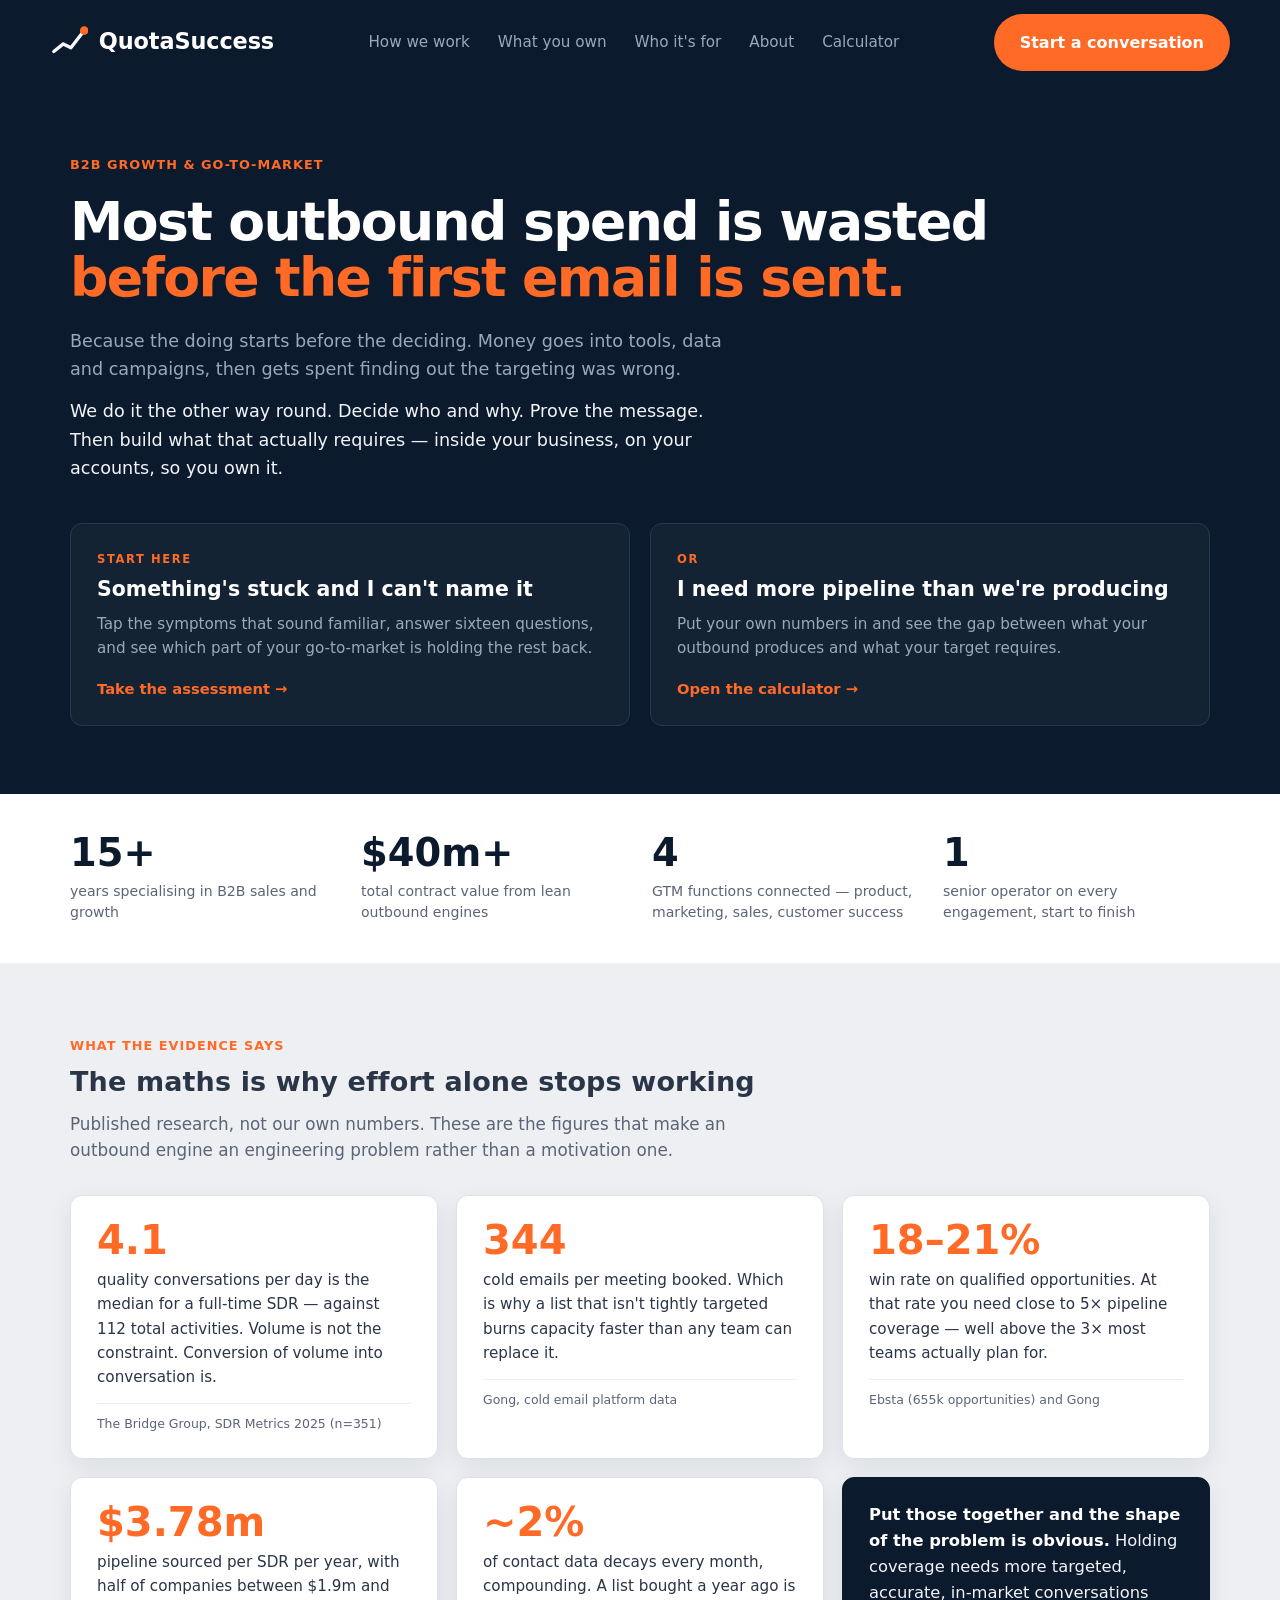
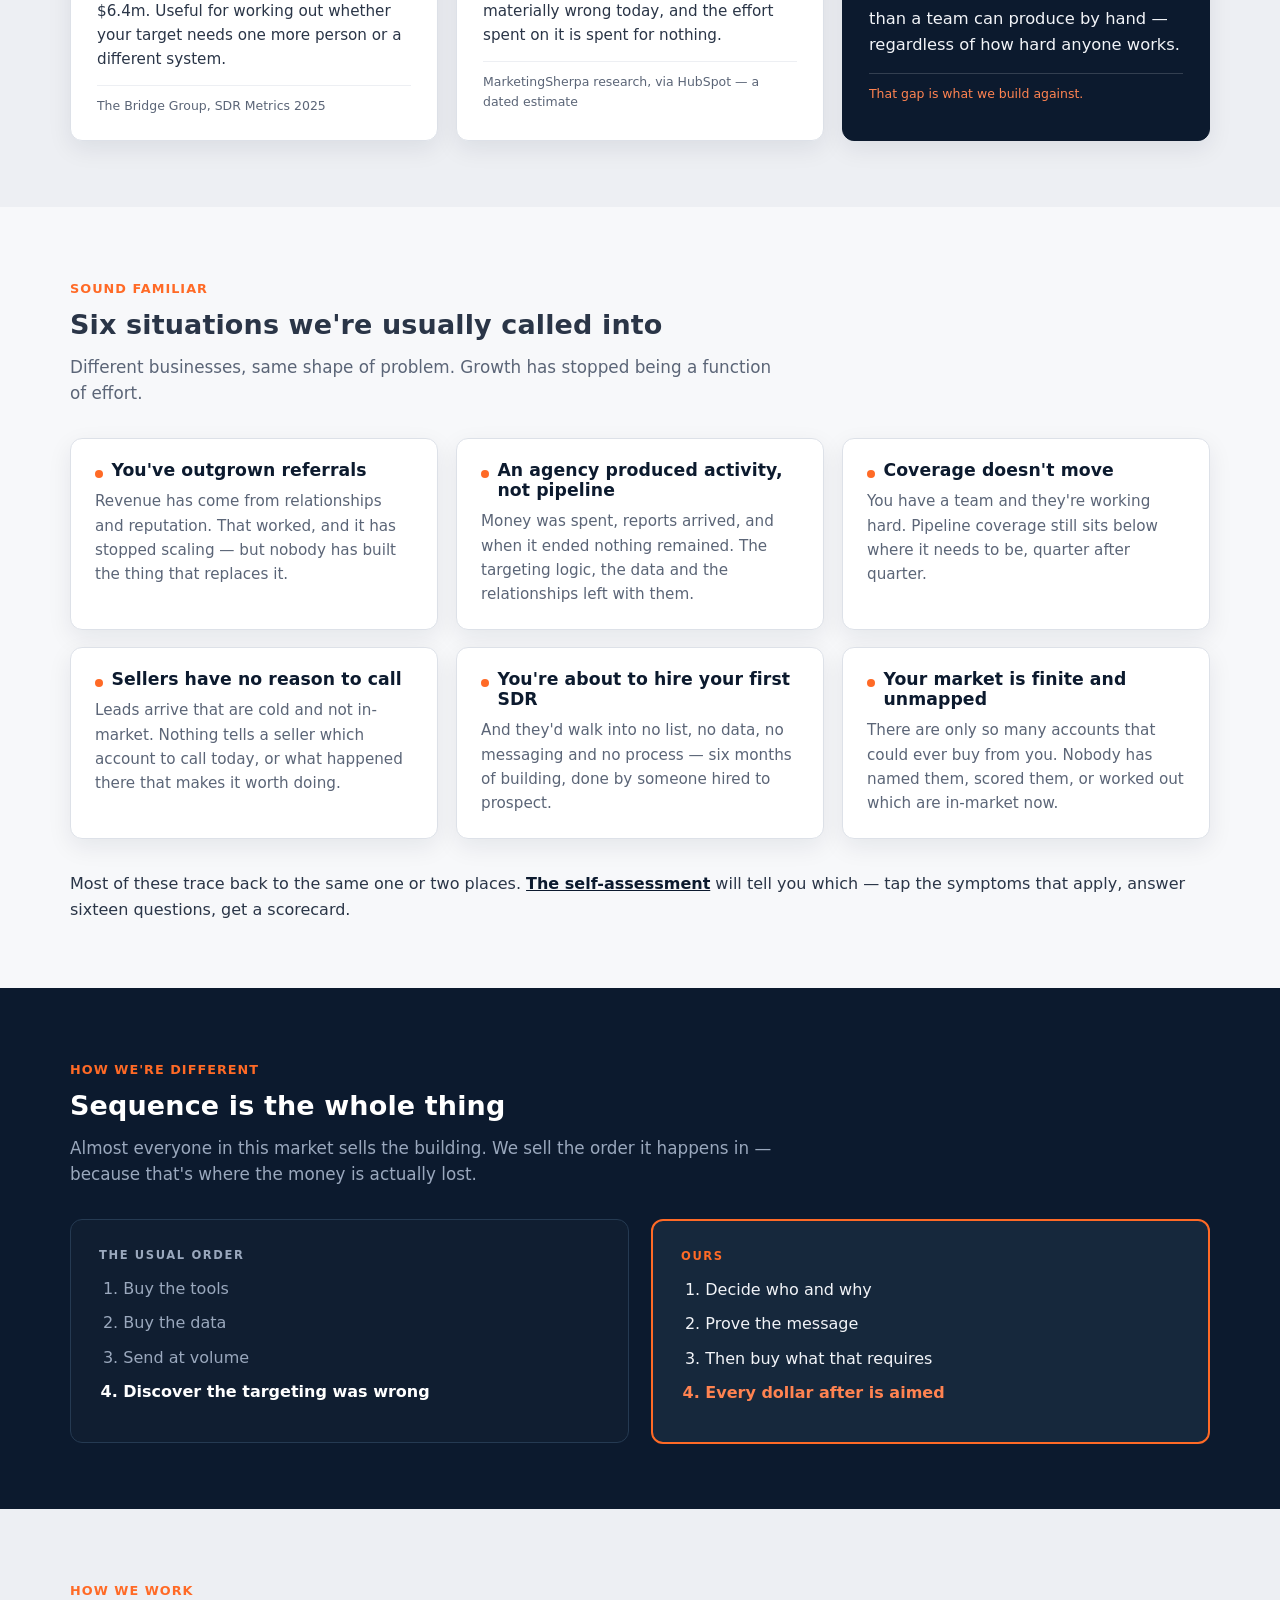
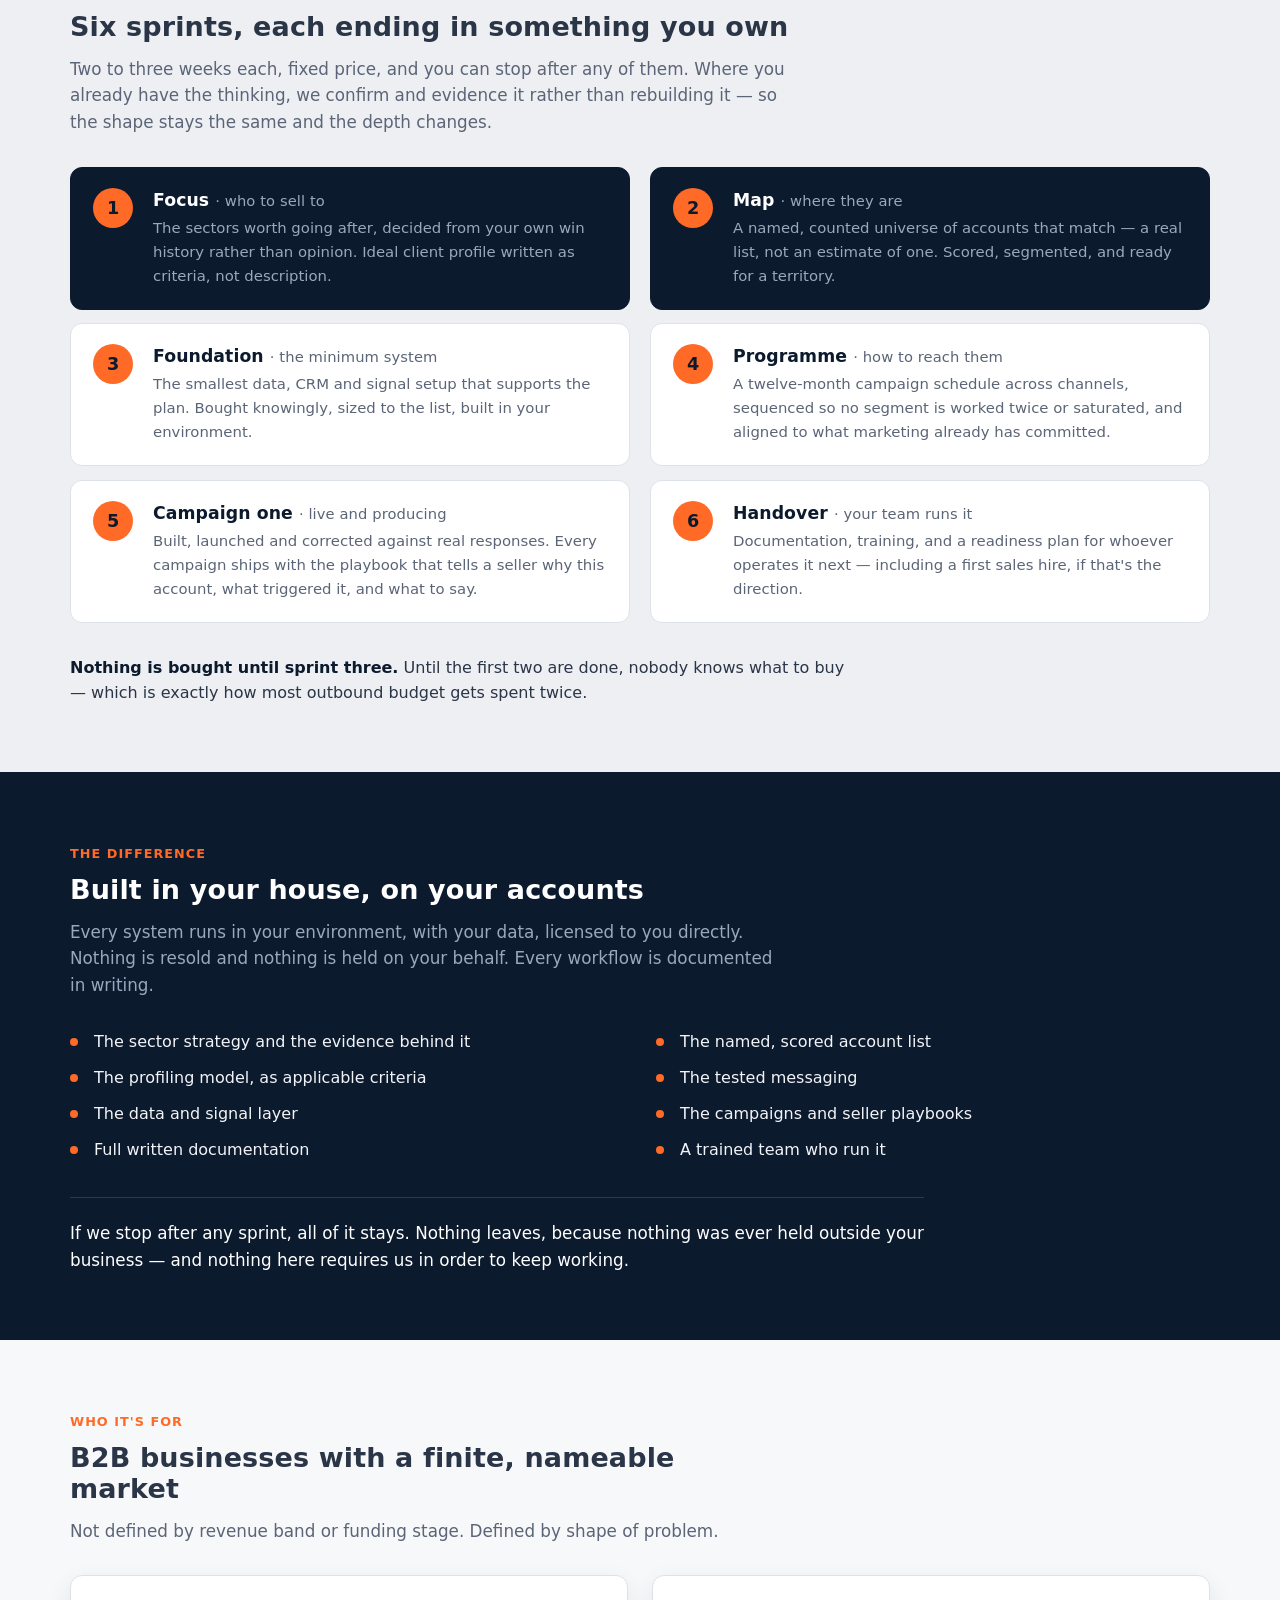
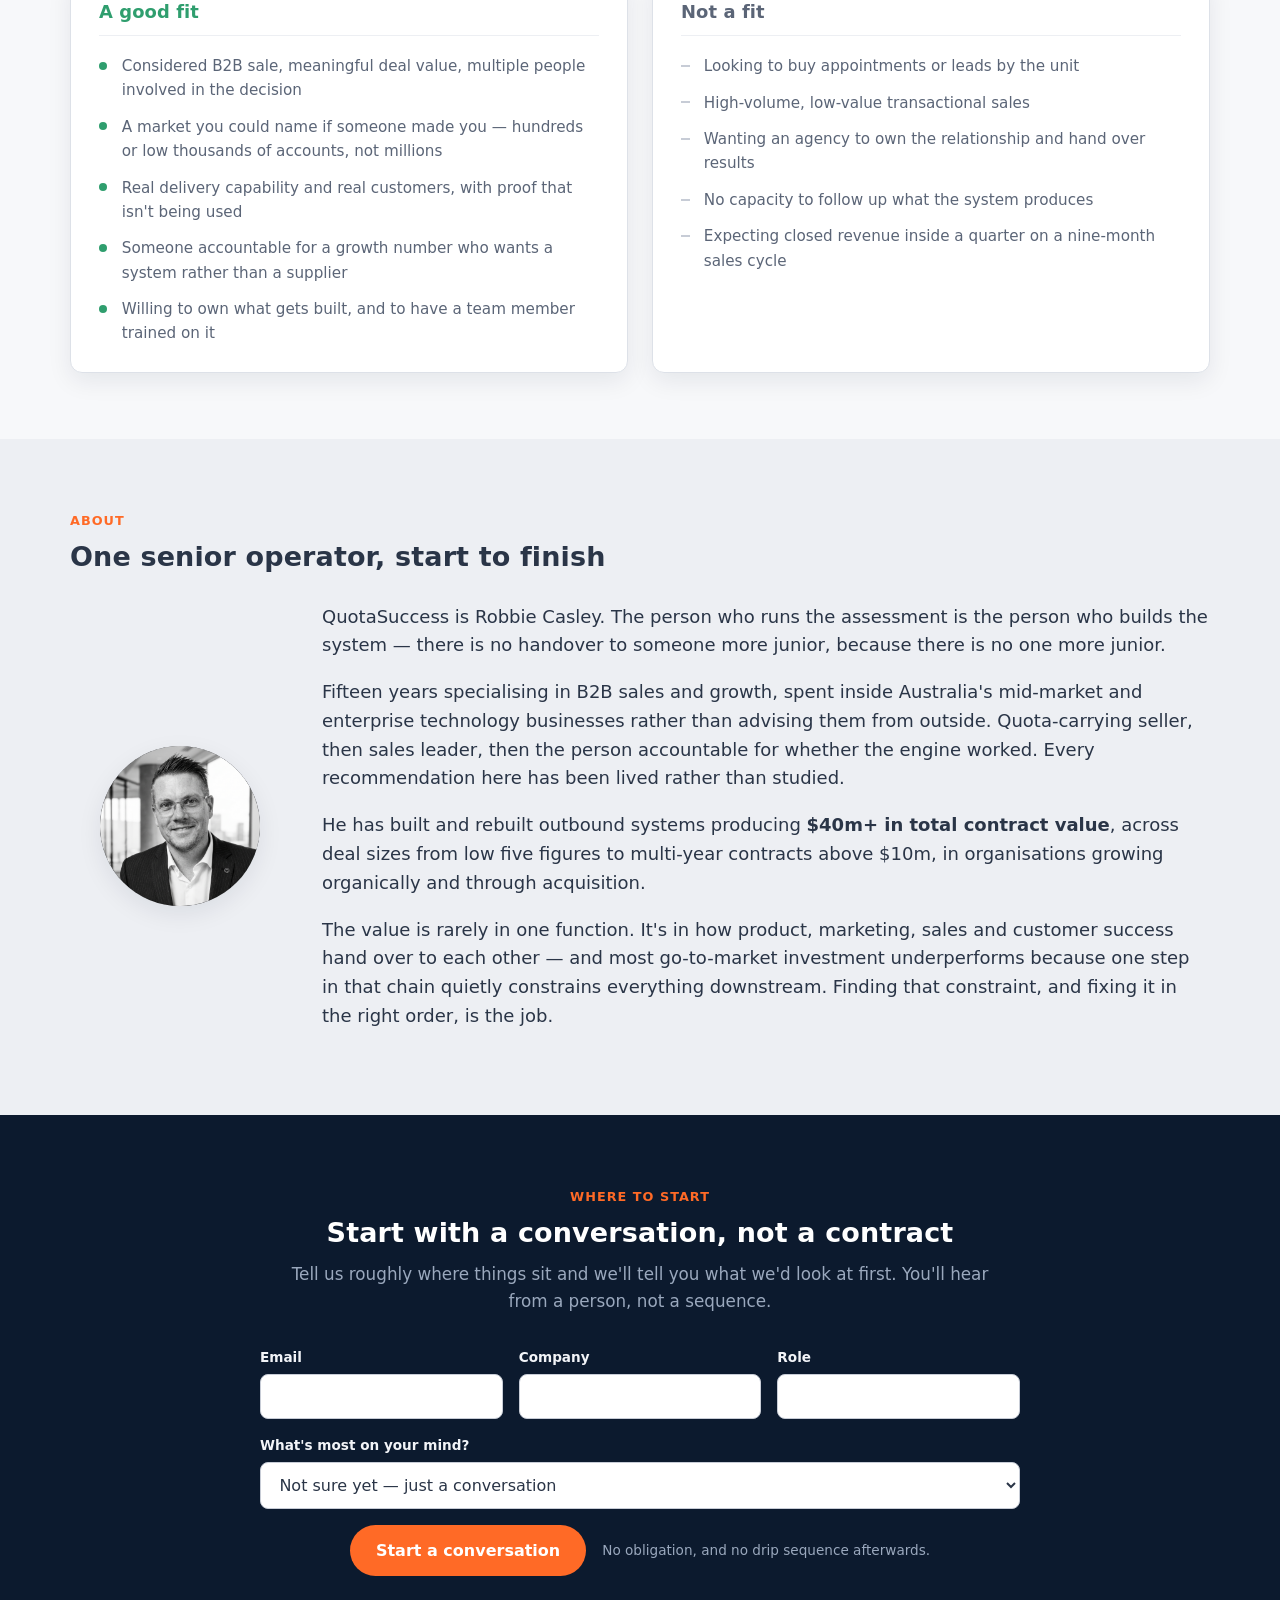
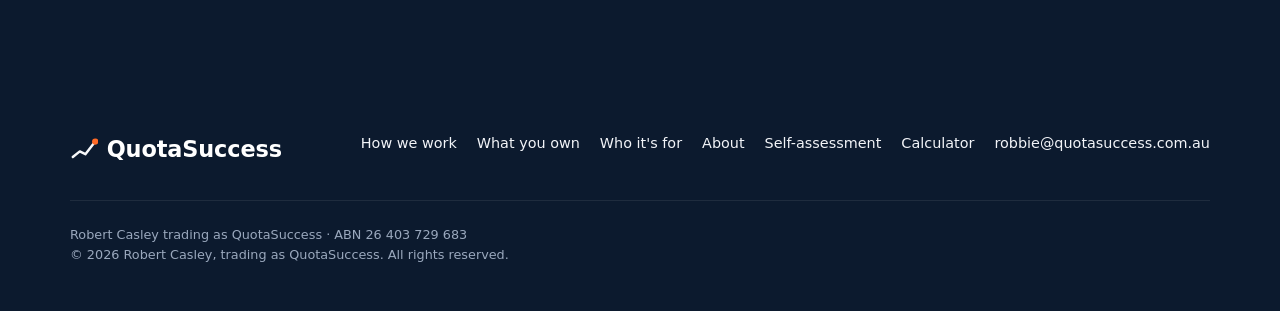
<file: site/index.html>
<!DOCTYPE html>
<html lang="en-AU">
<head>
<meta charset="UTF-8">
<meta name="viewport" content="width=device-width, initial-scale=1.0">
<title>QuotaSuccess — We build the growth engine. You own it.</title>
<meta name="description" content="Most outbound spend is wasted before the first email is sent. We decide who and why, prove the message, then build — inside your business, on your accounts, so you own it.">

<meta property="og:type" content="website">
<meta property="og:title" content="QuotaSuccess — We build the growth engine. You own it.">
<meta property="og:description" content="Most outbound spend is wasted before the first email is sent. We do it the other way round.">
<meta property="og:site_name" content="QuotaSuccess">
<meta property="og:url" content="https://quotasuccess.com.au">

<link rel="canonical" href="https://quotasuccess.com.au">
<link rel="icon" type="image/svg+xml" href="assets/favicon.svg">

<link rel="preconnect" href="https://api.fontshare.com">
<link rel="stylesheet" href="https://api.fontshare.com/v2/css?f[]=clash-display@600,700&f[]=satoshi@400,500,700&display=swap">

<link rel="stylesheet" href="css/styles.css">
<link rel="stylesheet" href="css/home.css">
</head>
<body>
<a class="skip-link" href="#main">Skip to content</a>

<header class="site-header">
  <div class="wrap site-header__inner">
    <a class="logo-link" href="#top">
      <img src="assets/logo-reversed.svg" alt="" width="38" height="38">
      <span>QuotaSuccess</span>
    </a>

    <nav class="site-nav" aria-label="Primary">
      <a href="#how">How we work</a>
      <a href="#own">What you own</a>
      <a href="#for">Who it's for</a>
      <a href="#about">About</a>
      <a href="growth-engine-calculator.html">Calculator</a>
    </nav>

    <a class="btn btn--primary header-cta" href="#start">Start a conversation</a>

    <button type="button" class="nav-toggle" aria-expanded="false" aria-controls="mobile-menu">Menu &#9776;</button>
  </div>
  <div class="mobile-menu" id="mobile-menu" hidden>
    <div class="wrap">
      <ul>
        <li><a href="#how">How we work</a></li>
        <li><a href="#own">What you own</a></li>
        <li><a href="#for">Who it's for</a></li>
        <li><a href="#about">About</a></li>
        <li><a href="growth-engine-calculator.html">Calculator</a></li>
        <li><a href="assessment.html">Self-assessment</a></li>
        <li><a class="btn btn--primary" href="#start">Start a conversation</a></li>
      </ul>
    </div>
  </div>
</header>

<main id="main">

  <!-- ============ HERO ============ -->
  <section class="home-hero" id="top">
    <div class="wrap">
      <span class="eyebrow">B2B growth &amp; go-to-market</span>
      <h1>Most outbound spend is wasted<br><span class="accent">before the first email is sent.</span></h1>
      <p class="home-hero__sub">Because the doing starts before the deciding. Money goes into tools, data and campaigns, then gets spent finding out the targeting was wrong.</p>
      <p class="home-hero__sub home-hero__sub--strong">We do it the other way round. Decide who and why. Prove the message. Then build what that actually requires — inside your business, on your accounts, so you own it.</p>

      <div class="home-doors">
        <a class="door" href="assessment.html">
          <span class="door__eyebrow">Start here</span>
          <span class="door__title">Something's stuck and I can't name it</span>
          <span class="door__note">Tap the symptoms that sound familiar, answer sixteen questions, and see which part of your go-to-market is holding the rest back.</span>
          <span class="door__cta">Take the assessment &rarr;</span>
        </a>
        <a class="door door--alt" href="growth-engine-calculator.html">
          <span class="door__eyebrow">Or</span>
          <span class="door__title">I need more pipeline than we're producing</span>
          <span class="door__note">Put your own numbers in and see the gap between what your outbound produces and what your target requires.</span>
          <span class="door__cta">Open the calculator &rarr;</span>
        </a>
      </div>
    </div>
  </section>

  <!-- ============ CREDIBILITY STRIP ============ -->
  <section class="cred-strip">
    <div class="wrap">
      <div class="grid grid--4">
        <div class="proof-stat reveal">
          <div class="proof-stat__figure">15+</div>
          <div class="proof-stat__label">years specialising in B2B sales and growth</div>
        </div>
        <div class="proof-stat reveal">
          <div class="proof-stat__figure">$40m+</div>
          <div class="proof-stat__label">total contract value from lean outbound engines</div>
        </div>
        <div class="proof-stat reveal">
          <div class="proof-stat__figure">4</div>
          <div class="proof-stat__label">GTM functions connected &mdash; product, marketing, sales, customer success</div>
        </div>
        <div class="proof-stat reveal">
          <div class="proof-stat__figure">1</div>
          <div class="proof-stat__label">senior operator on every engagement, start to finish</div>
        </div>
      </div>
    </div>
  </section>

  <!-- ============ EVIDENCE ============ -->
  <section id="evidence" class="section--mist reveal">
    <div class="wrap">
      <div class="section-head">
        <span class="eyebrow">What the evidence says</span>
        <h2>The maths is why effort alone stops working</h2>
        <p>Published research, not our own numbers. These are the figures that make an outbound engine an engineering problem rather than a motivation one.</p>
      </div>

      <div class="ev-grid">
        <div class="ev reveal">
          <div class="ev__figure">4.1</div>
          <p class="ev__label">quality conversations per day is the median for a full-time SDR &mdash; against 112 total activities. Volume is not the constraint. Conversion of volume into conversation is.</p>
          <p class="ev__src">The Bridge Group, SDR Metrics 2025 (n=351)</p>
        </div>
        <div class="ev reveal">
          <div class="ev__figure">344</div>
          <p class="ev__label">cold emails per meeting booked. Which is why a list that isn't tightly targeted burns capacity faster than any team can replace it.</p>
          <p class="ev__src">Gong, cold email platform data</p>
        </div>
        <div class="ev reveal">
          <div class="ev__figure">18&ndash;21%</div>
          <p class="ev__label">win rate on qualified opportunities. At that rate you need close to 5&times; pipeline coverage &mdash; well above the 3&times; most teams actually plan for.</p>
          <p class="ev__src">Ebsta (655k opportunities) and Gong</p>
        </div>
        <div class="ev reveal">
          <div class="ev__figure">$3.78m</div>
          <p class="ev__label">pipeline sourced per SDR per year, with half of companies between $1.9m and $6.4m. Useful for working out whether your target needs one more person or a different system.</p>
          <p class="ev__src">The Bridge Group, SDR Metrics 2025</p>
        </div>
        <div class="ev reveal">
          <div class="ev__figure">~2%</div>
          <p class="ev__label">of contact data decays every month, compounding. A list bought a year ago is materially wrong today, and the effort spent on it is spent for nothing.</p>
          <p class="ev__src">MarketingSherpa research, via HubSpot &mdash; a dated estimate</p>
        </div>
        <div class="ev ev--punch reveal">
          <div class="ev__figure">&nbsp;</div>
          <p class="ev__label"><strong>Put those together and the shape of the problem is obvious.</strong> Holding coverage needs more targeted, accurate, in-market conversations than a team can produce by hand &mdash; regardless of how hard anyone works.</p>
          <p class="ev__src">That gap is what we build against.</p>
        </div>
      </div>
    </div>
  </section>

  <!-- ============ RECOGNISABLE SITUATIONS ============ -->
  <section id="signs" class="reveal">
    <div class="wrap">
      <div class="section-head">
        <span class="eyebrow">Sound familiar</span>
        <h2>Six situations we're usually called into</h2>
        <p>Different businesses, same shape of problem. Growth has stopped being a function of effort.</p>
      </div>

      <div class="sit-grid">
        <div class="sit reveal">
          <h3>You've outgrown referrals</h3>
          <p>Revenue has come from relationships and reputation. That worked, and it has stopped scaling — but nobody has built the thing that replaces it.</p>
        </div>
        <div class="sit reveal">
          <h3>An agency produced activity, not pipeline</h3>
          <p>Money was spent, reports arrived, and when it ended nothing remained. The targeting logic, the data and the relationships left with them.</p>
        </div>
        <div class="sit reveal">
          <h3>Coverage doesn't move</h3>
          <p>You have a team and they're working hard. Pipeline coverage still sits below where it needs to be, quarter after quarter.</p>
        </div>
        <div class="sit reveal">
          <h3>Sellers have no reason to call</h3>
          <p>Leads arrive that are cold and not in-market. Nothing tells a seller which account to call today, or what happened there that makes it worth doing.</p>
        </div>
        <div class="sit reveal">
          <h3>You're about to hire your first SDR</h3>
          <p>And they'd walk into no list, no data, no messaging and no process — six months of building, done by someone hired to prospect.</p>
        </div>
        <div class="sit reveal">
          <h3>Your market is finite and unmapped</h3>
          <p>There are only so many accounts that could ever buy from you. Nobody has named them, scored them, or worked out which are in-market now.</p>
        </div>
      </div>

      <p class="sit-foot">Most of these trace back to the same one or two places. <a href="assessment.html#symptoms">The self-assessment</a> will tell you which &mdash; tap the symptoms that apply, answer sixteen questions, get a scorecard.</p>
    </div>
  </section>

  <!-- ============ THE PRINCIPLE ============ -->
  <section class="section--dark reveal" id="principle">
    <div class="wrap">
      <div class="section-head">
        <span class="eyebrow">How we're different</span>
        <h2>Sequence is the whole thing</h2>
        <p>Almost everyone in this market sells the building. We sell the order it happens in — because that's where the money is actually lost.</p>
      </div>

      <div class="order-compare">
        <div class="order">
          <span class="order__label">The usual order</span>
          <ol>
            <li>Buy the tools</li>
            <li>Buy the data</li>
            <li>Send at volume</li>
            <li class="order__punch">Discover the targeting was wrong</li>
          </ol>
        </div>
        <div class="order reveal order--ours">
          <span class="order__label">Ours</span>
          <ol>
            <li>Decide who and why</li>
            <li>Prove the message</li>
            <li>Then buy what that requires</li>
            <li class="order__punch">Every dollar after is aimed</li>
          </ol>
        </div>
      </div>
    </div>
  </section>

  <!-- ============ HOW WE WORK ============ -->
  <section id="how" class="section--mist reveal">
    <div class="wrap">
      <div class="section-head">
        <span class="eyebrow">How we work</span>
        <h2>Six sprints, each ending in something you own</h2>
        <p>Two to three weeks each, fixed price, and you can stop after any of them. Where you already have the thinking, we confirm and evidence it rather than rebuilding it &mdash; so the shape stays the same and the depth changes.</p>
      </div>

      <ol class="sprints">
        <li class="sprint sprint--first reveal">
          <span class="sprint__n">1</span>
          <div>
            <h3>Focus <span>&middot; who to sell to</span></h3>
            <p>The sectors worth going after, decided from your own win history rather than opinion. Ideal client profile written as criteria, not description.</p>
          </div>
        </li>
        <li class="sprint sprint--first reveal">
          <span class="sprint__n">2</span>
          <div>
            <h3>Map <span>&middot; where they are</span></h3>
            <p>A named, counted universe of accounts that match — a real list, not an estimate of one. Scored, segmented, and ready for a territory.</p>
          </div>
        </li>
        <li class="sprint reveal">
          <span class="sprint__n">3</span>
          <div>
            <h3>Foundation <span>&middot; the minimum system</span></h3>
            <p>The smallest data, CRM and signal setup that supports the plan. Bought knowingly, sized to the list, built in your environment.</p>
          </div>
        </li>
        <li class="sprint reveal">
          <span class="sprint__n">4</span>
          <div>
            <h3>Programme <span>&middot; how to reach them</span></h3>
            <p>A twelve-month campaign schedule across channels, sequenced so no segment is worked twice or saturated, and aligned to what marketing already has committed.</p>
          </div>
        </li>
        <li class="sprint reveal">
          <span class="sprint__n">5</span>
          <div>
            <h3>Campaign one <span>&middot; live and producing</span></h3>
            <p>Built, launched and corrected against real responses. Every campaign ships with the playbook that tells a seller why this account, what triggered it, and what to say.</p>
          </div>
        </li>
        <li class="sprint reveal">
          <span class="sprint__n">6</span>
          <div>
            <h3>Handover <span>&middot; your team runs it</span></h3>
            <p>Documentation, training, and a readiness plan for whoever operates it next &mdash; including a first sales hire, if that's the direction.</p>
          </div>
        </li>
      </ol>

      <p class="sprints-foot"><strong>Nothing is bought until sprint three.</strong> Until the first two are done, nobody knows what to buy &mdash; which is exactly how most outbound budget gets spent twice.</p>
    </div>
  </section>

  <!-- ============ WHAT YOU OWN ============ -->
  <section id="own" class="section--dark reveal">
    <div class="wrap">
      <div class="section-head">
        <span class="eyebrow">The difference</span>
        <h2>Built in your house, on your accounts</h2>
        <p>Every system runs in your environment, with your data, licensed to you directly. Nothing is resold and nothing is held on your behalf. Every workflow is documented in writing.</p>
      </div>

      <ul class="owns">
        <li>The sector strategy and the evidence behind it</li>
        <li>The named, scored account list</li>
        <li>The profiling model, as applicable criteria</li>
        <li>The tested messaging</li>
        <li>The data and signal layer</li>
        <li>The campaigns and seller playbooks</li>
        <li>Full written documentation</li>
        <li>A trained team who run it</li>
      </ul>

      <p class="owns-foot">If we stop after any sprint, all of it stays. Nothing leaves, because nothing was ever held outside your business &mdash; and nothing here requires us in order to keep working.</p>
    </div>
  </section>

  <!-- ============ WHO IT'S FOR ============ -->
  <section id="for" class="reveal">
    <div class="wrap">
      <div class="section-head">
        <span class="eyebrow">Who it's for</span>
        <h2>B2B businesses with a finite, nameable market</h2>
        <p>Not defined by revenue band or funding stage. Defined by shape of problem.</p>
      </div>

      <div class="fit-grid">
        <div class="fit fit--yes reveal">
          <h3>A good fit</h3>
          <ul>
            <li>Considered B2B sale, meaningful deal value, multiple people involved in the decision</li>
            <li>A market you could name if someone made you &mdash; hundreds or low thousands of accounts, not millions</li>
            <li>Real delivery capability and real customers, with proof that isn't being used</li>
            <li>Someone accountable for a growth number who wants a system rather than a supplier</li>
            <li>Willing to own what gets built, and to have a team member trained on it</li>
          </ul>
        </div>
        <div class="fit fit--no reveal">
          <h3>Not a fit</h3>
          <ul>
            <li>Looking to buy appointments or leads by the unit</li>
            <li>High-volume, low-value transactional sales</li>
            <li>Wanting an agency to own the relationship and hand over results</li>
            <li>No capacity to follow up what the system produces</li>
            <li>Expecting closed revenue inside a quarter on a nine-month sales cycle</li>
          </ul>
        </div>
      </div>
    </div>
  </section>

  <!-- ============ ABOUT ============ -->
  <section id="about" class="section--mist reveal">
    <div class="wrap">
      <div class="section-head">
        <span class="eyebrow">About</span>
        <h2>One senior operator, start to finish</h2>
      </div>

      <div class="about-block">
        <img class="avatar-photo" src="assets/robbie-casley.png" alt="Robbie Casley, Founder and Principal of QuotaSuccess">
        <div>
          <p>QuotaSuccess is Robbie Casley. The person who runs the assessment is the person who builds the system &mdash; there is no handover to someone more junior, because there is no one more junior.</p>
          <p>Fifteen years specialising in B2B sales and growth, spent inside Australia's mid-market and enterprise technology businesses rather than advising them from outside. Quota-carrying seller, then sales leader, then the person accountable for whether the engine worked. Every recommendation here has been lived rather than studied.</p>
          <p>He has built and rebuilt outbound systems producing <strong>$40m+ in total contract value</strong>, across deal sizes from low five figures to multi-year contracts above $10m, in organisations growing organically and through acquisition.</p>
          <p>The value is rarely in one function. It's in how product, marketing, sales and customer success hand over to each other &mdash; and most go-to-market investment underperforms because one step in that chain quietly constrains everything downstream. Finding that constraint, and fixing it in the right order, is the job.</p>
        </div>
      </div>
    </div>
  </section>

  <!-- ============ START ============ -->
  <section id="start" class="section--dark">
    <div class="wrap">
      <div class="section-head" style="margin: 0 auto 2rem; text-align:center;">
        <span class="eyebrow">Where to start</span>
        <h2>Start with a conversation, not a contract</h2>
        <p>Tell us roughly where things sit and we'll tell you what we'd look at first. You'll hear from a person, not a sequence.</p>
      </div>

      <form id="lead-capture-form" class="lead-form lead-form--3col" style="max-width:760px; margin:0 auto;" novalidate>
        <input type="hidden" name="source" value="lead_capture">
        <div class="hp-field" aria-hidden="true">
          <label for="lead-company-website">Leave this field empty</label>
          <input type="text" id="lead-company-website" name="company_website" tabindex="-1" autocomplete="off">
        </div>

        <div>
          <label for="lead-email">Email</label>
          <input type="email" id="lead-email" name="email" required autocomplete="email">
        </div>
        <div>
          <label for="lead-company">Company</label>
          <input type="text" id="lead-company" name="company" autocomplete="organization">
        </div>
        <div>
          <label for="lead-role">Role</label>
          <input type="text" id="lead-role" name="role" autocomplete="organization-title">
        </div>
        <div style="grid-column: 1 / -1;">
          <label for="lead-service">What's most on your mind?</label>
          <select id="lead-service" name="service_interest">
            <option value="not_sure" selected>Not sure yet &mdash; just a conversation</option>
            <option value="engineering">Building an outbound engine</option>
            <option value="diagnostic">A go-to-market assessment</option>
            <option value="fractional">Senior GTM leadership, part time</option>
            <option value="training">Enablement and coaching</option>
          </select>
        </div>

        <div class="lead-form__actions" style="grid-column: 1 / -1; justify-content:center;">
          <button type="submit" class="btn btn--primary">Start a conversation</button>
          <span class="lead-form__note">No obligation, and no drip sequence afterwards.</span>
        </div>
        <p class="form-status" id="lead-capture-form-status" role="status" style="text-align:center; grid-column: 1 / -1;"></p>
      </form>
    </div>
  </section>

</main>

<footer class="site-footer">
  <div class="wrap">
    <div class="footer-top">
      <a class="logo-link" href="#top">
        <img src="assets/logo-reversed.svg" alt="" width="28" height="28">
        <span style="font-family:var(--font-display); font-weight:700; color:var(--white);">QuotaSuccess</span>
      </a>
      <nav class="footer-nav" aria-label="Footer">
        <a href="#how">How we work</a>
        <a href="#own">What you own</a>
        <a href="#for">Who it's for</a>
        <a href="#about">About</a>
        <a href="assessment.html">Self-assessment</a>
        <a href="growth-engine-calculator.html">Calculator</a>
        <a href="mailto:robbie@quotasuccess.com.au">robbie@quotasuccess.com.au</a>
      </nav>
    </div>

    <p class="footer-note">
      Robert Casley trading as QuotaSuccess &middot; ABN 26 403 729 683<br>
      &copy; 2026 Robert Casley, trading as QuotaSuccess. All rights reserved.
    </p>
  </div>
</footer>

<script src="js/reveal.js"></script>
<script src="js/analytics.js"></script>
<script src="js/main.js"></script>
</body>
</html>
</file>
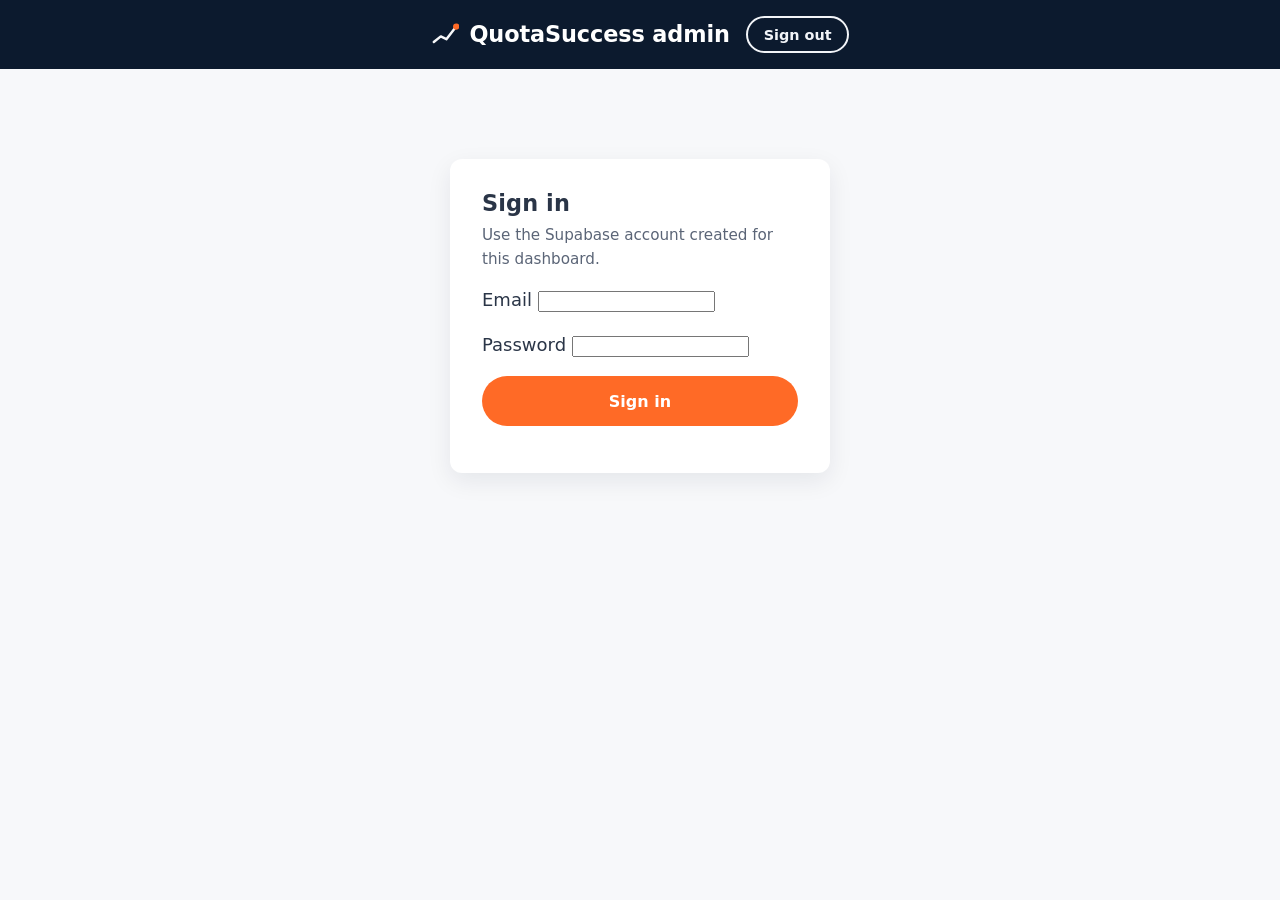
<file: site/admin.html>
<!DOCTYPE html>
<html lang="en-AU">
<head>
<meta charset="UTF-8">
<meta name="viewport" content="width=device-width, initial-scale=1.0">
<title>QuotaSuccess — Admin</title>
<meta name="robots" content="noindex, nofollow">
<link rel="icon" type="image/svg+xml" href="assets/favicon.svg">
<link rel="preconnect" href="https://api.fontshare.com">
<link rel="stylesheet" href="https://api.fontshare.com/v2/css?f[]=clash-display@600,700&f[]=satoshi@400,500,700&display=swap">
<link rel="stylesheet" href="css/styles.css">
</head>
<body class="admin-shell">

<div class="admin-bar">
  <div class="wrap site-header__inner" style="padding:0;">
    <a class="logo-link" href="#">
      <img src="assets/logo-reversed.svg" alt="" width="28" height="28">
      <span>QuotaSuccess admin</span>
    </a>
    <button type="button" class="btn btn--ghost btn--sm" id="sign-out-btn" hidden>Sign out</button>
  </div>
</div>

<!--
  This page never handles the Supabase service-role key. It logs in via
  Supabase Auth using the public "anon" key (safe to expose in client code,
  same as any Supabase project's anon key) and then reads the `leads` table
  directly. The database itself, via a row-level security policy that only
  matches robbie@quotasuccess.com.au, is what actually keeps this data
  private — not the fact that this URL is unlisted. See ADMIN.md.
-->

<section id="login-view" class="admin-login">
  <h1>Sign in</h1>
  <p>Use the Supabase account created for this dashboard.</p>
  <form id="login-form" novalidate>
    <div style="margin-bottom:1rem;">
      <label for="login-email">Email</label>
      <input type="email" id="login-email" name="email" required autocomplete="email">
    </div>
    <div style="margin-bottom:1rem;">
      <label for="login-password">Password</label>
      <input type="password" id="login-password" name="password" required autocomplete="current-password">
    </div>
    <button type="submit" class="btn btn--primary" style="width:100%;">Sign in</button>
    <p class="admin-error" id="login-error" role="alert"></p>
  </form>
</section>

<main id="dashboard-view" class="admin-main" hidden>
  <div class="wrap">
    <div class="admin-toolbar">
      <h1 style="margin:0; font-size:1.5rem;">Submissions</h1>
      <div class="admin-toolbar__filters">
        <select id="filter-source" aria-label="Filter by source">
          <option value="">All sources</option>
          <option value="lead_capture">General enquiry</option>
          <option value="assessment">Self-assessment</option>
        </select>
        <select id="filter-service" aria-label="Filter by service interest">
          <option value="">All interests</option>
          <option value="not_sure">Not sure yet</option>
          <option value="diagnostic">PACE Diagnostic</option>
          <option value="fractional">Fractional</option>
          <option value="engineering">Engineering</option>
          <option value="training">Training</option>
          <option value="frameworks">Frameworks</option>
        </select>
        <button type="button" class="btn btn--ghost btn--sm" id="refresh-btn">Refresh</button>
        <button type="button" class="btn btn--ghost btn--sm" id="export-btn">Download CSV</button>
      </div>
    </div>

    <div class="admin-table-wrap">
      <table class="admin-table">
        <thead>
          <tr>
            <th>Date</th>
            <th>Source</th>
            <th>Email</th>
            <th>Company</th>
            <th>Role</th>
            <th>Interested in</th>
            <th>PACE block</th>
            <th>Signs selected</th>
            <th>Full assessment answers</th>
            <th>Actions</th>
          </tr>
        </thead>
        <tbody id="leads-tbody"></tbody>
      </table>
      <div class="admin-empty" id="leads-empty" hidden>No submissions match this filter yet.</div>
    </div>
    <p class="admin-error" id="dashboard-error" role="alert"></p>
  </div>
</main>

<script src="js/admin.js"></script>
</body>
</html>
</file>
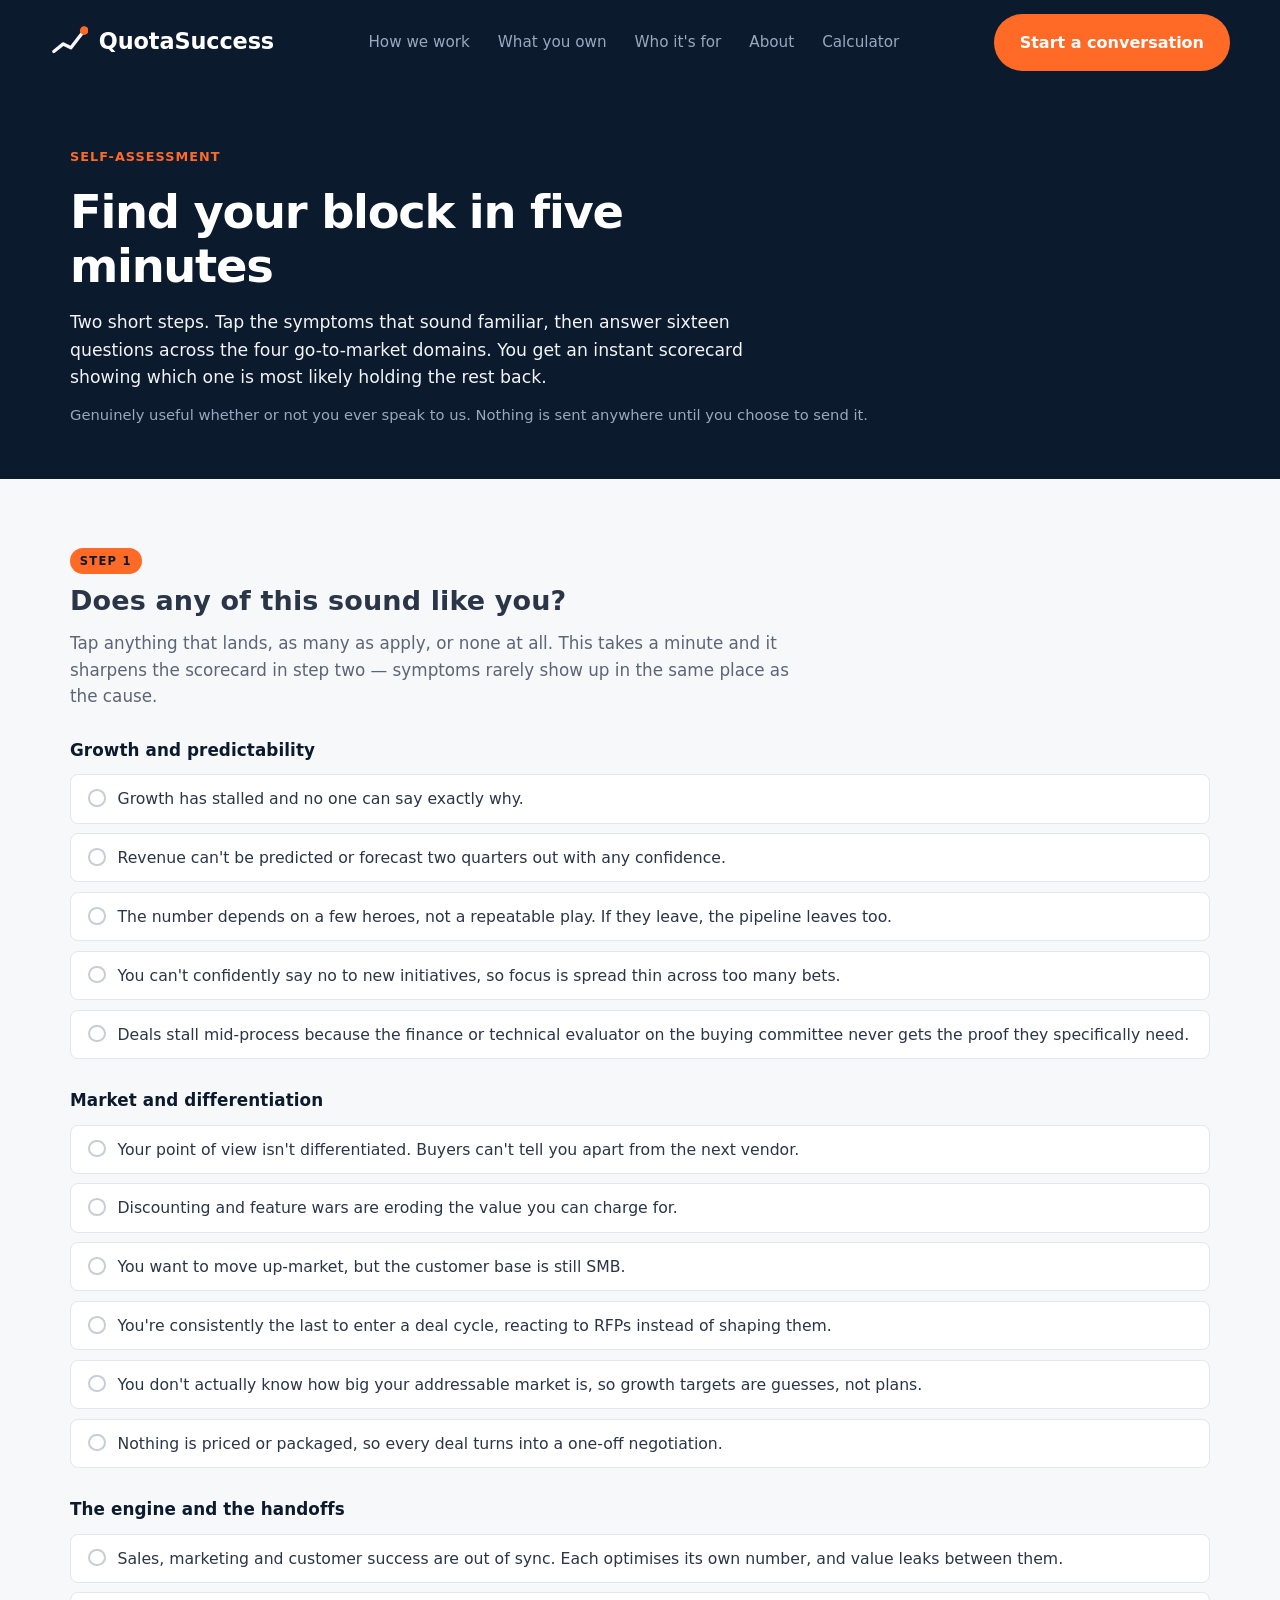
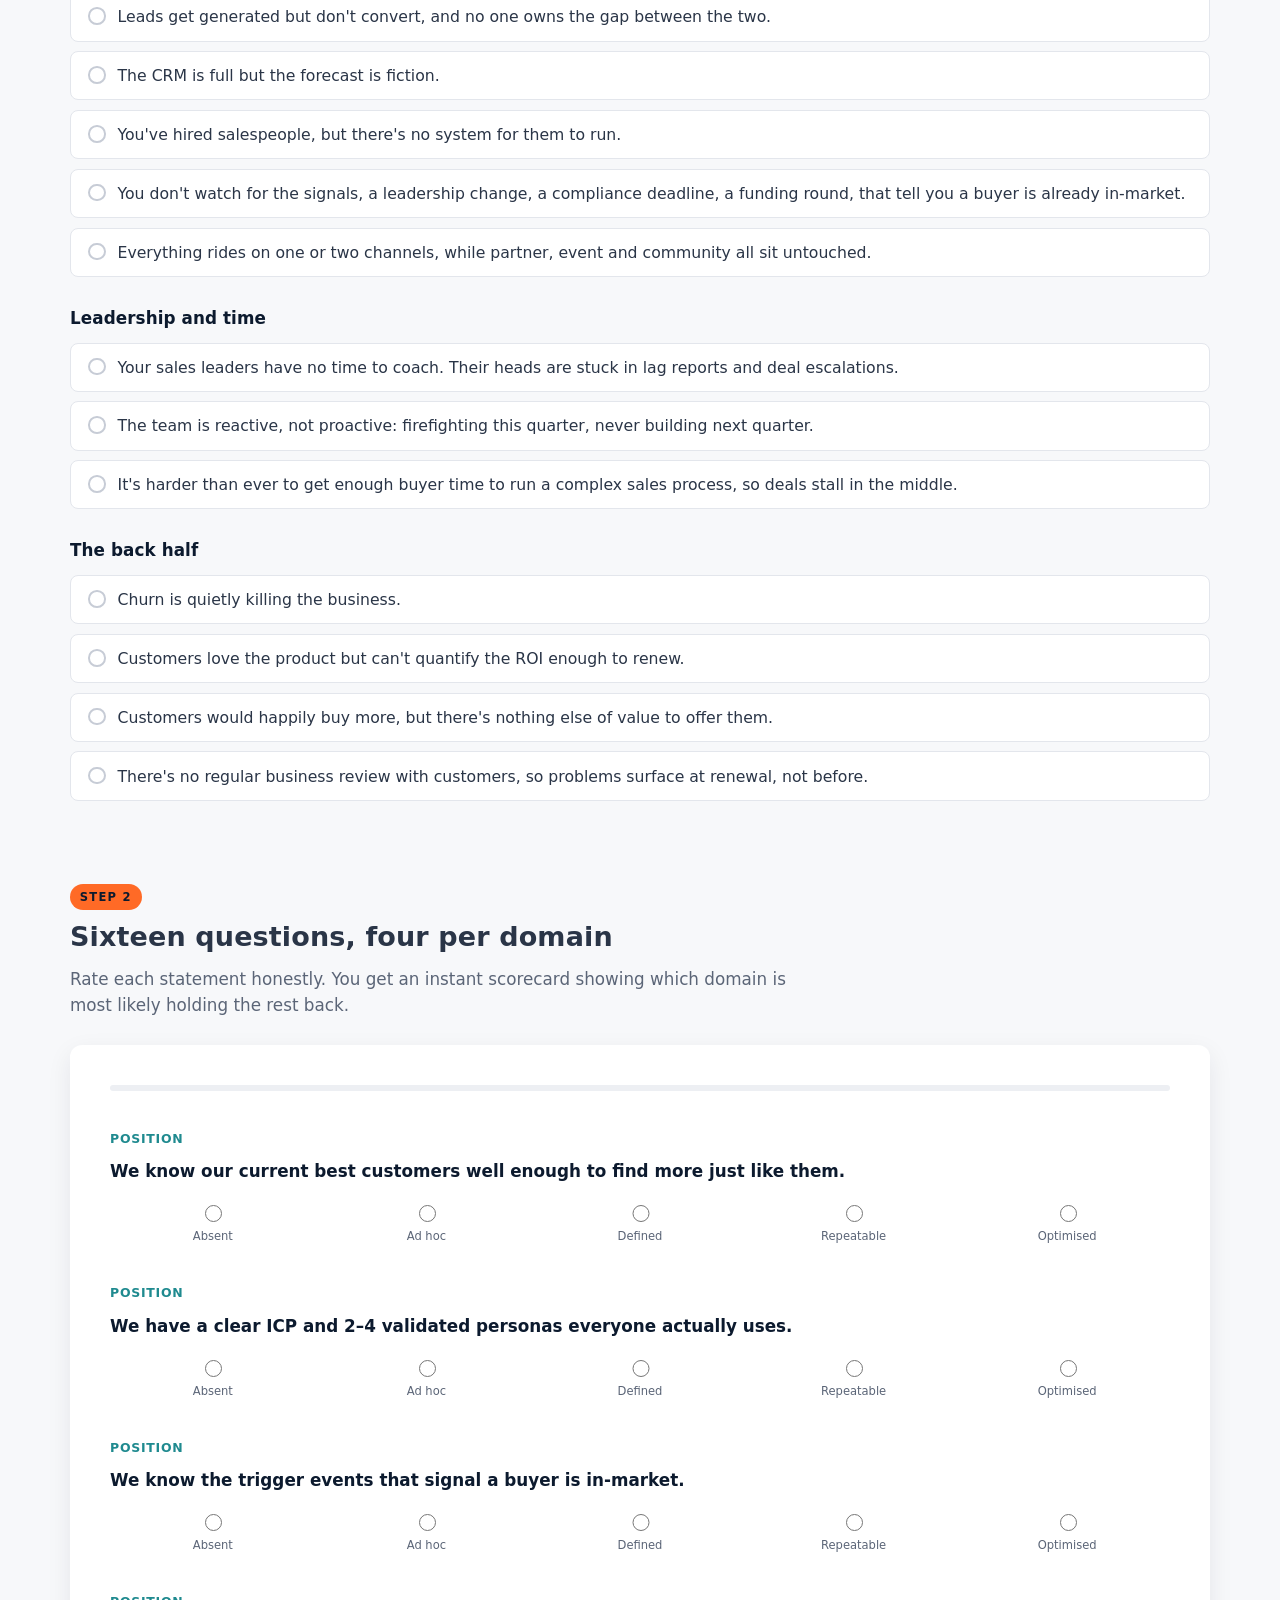
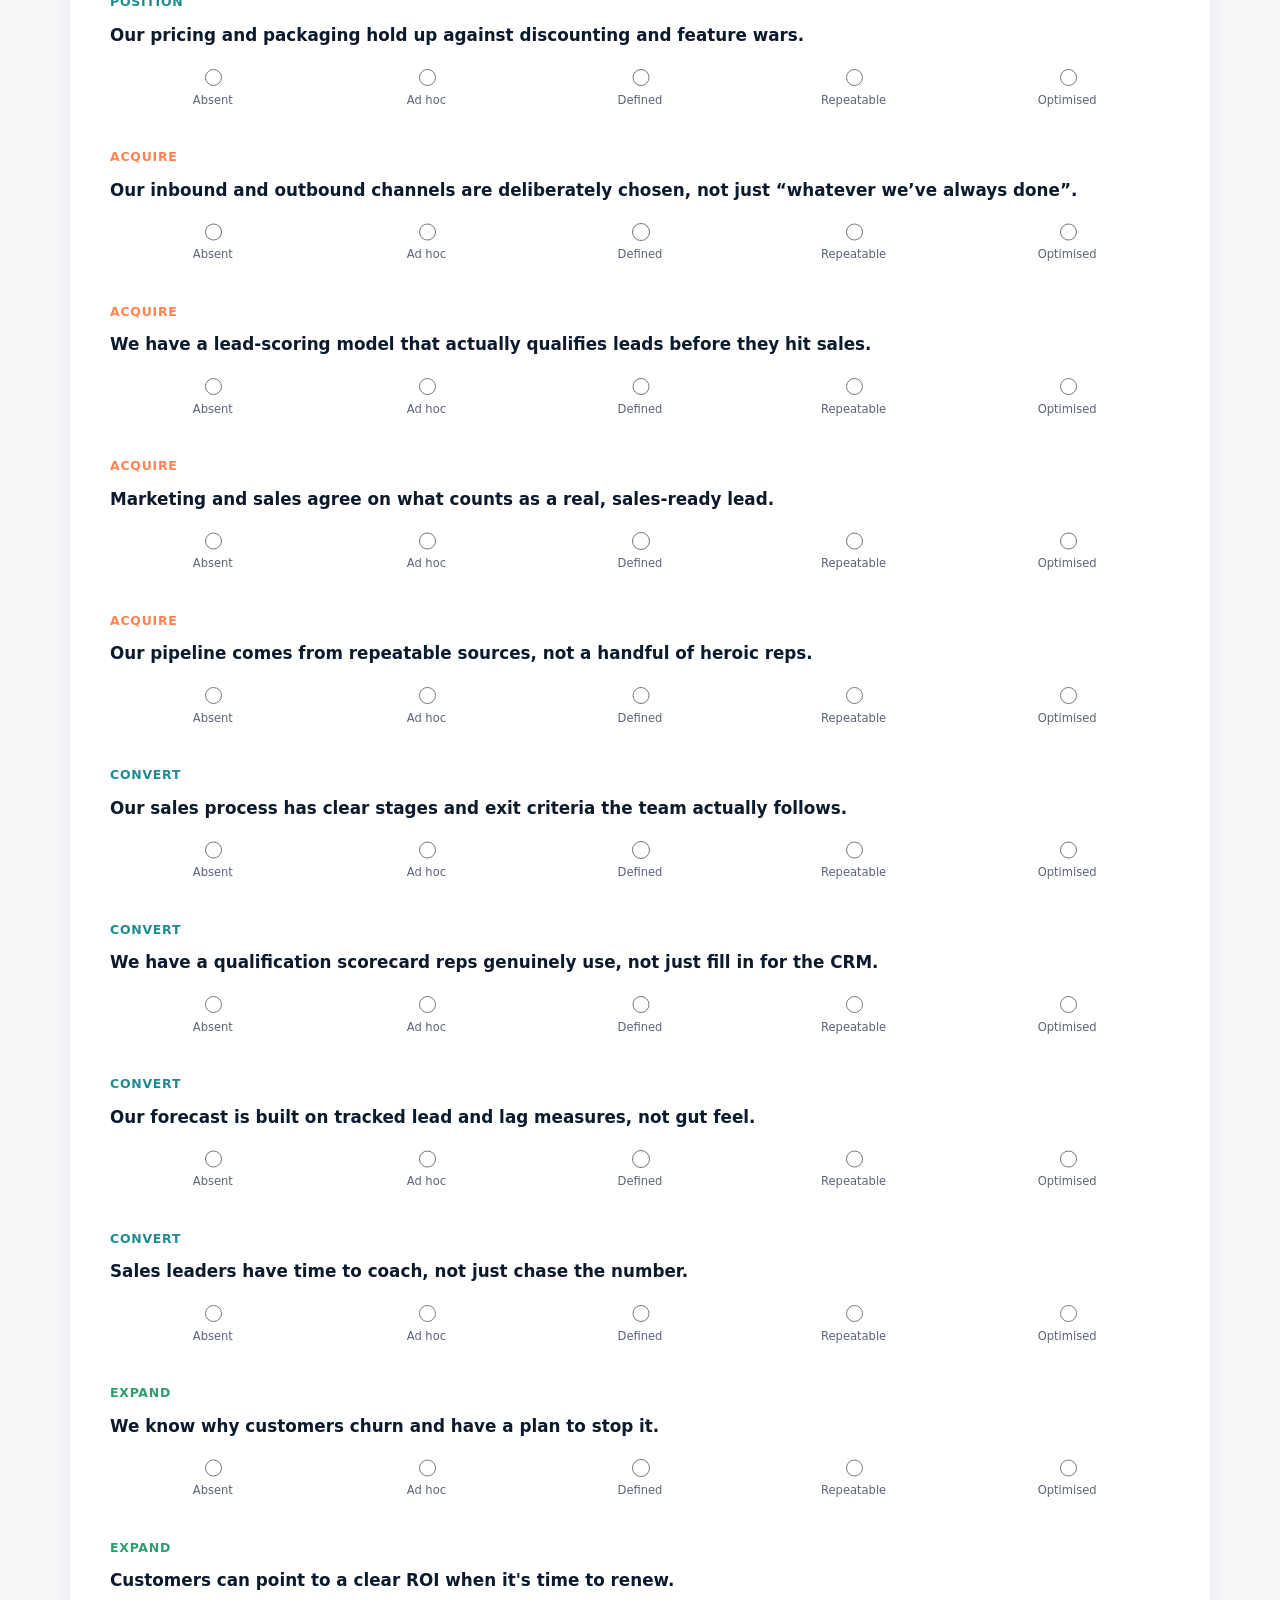
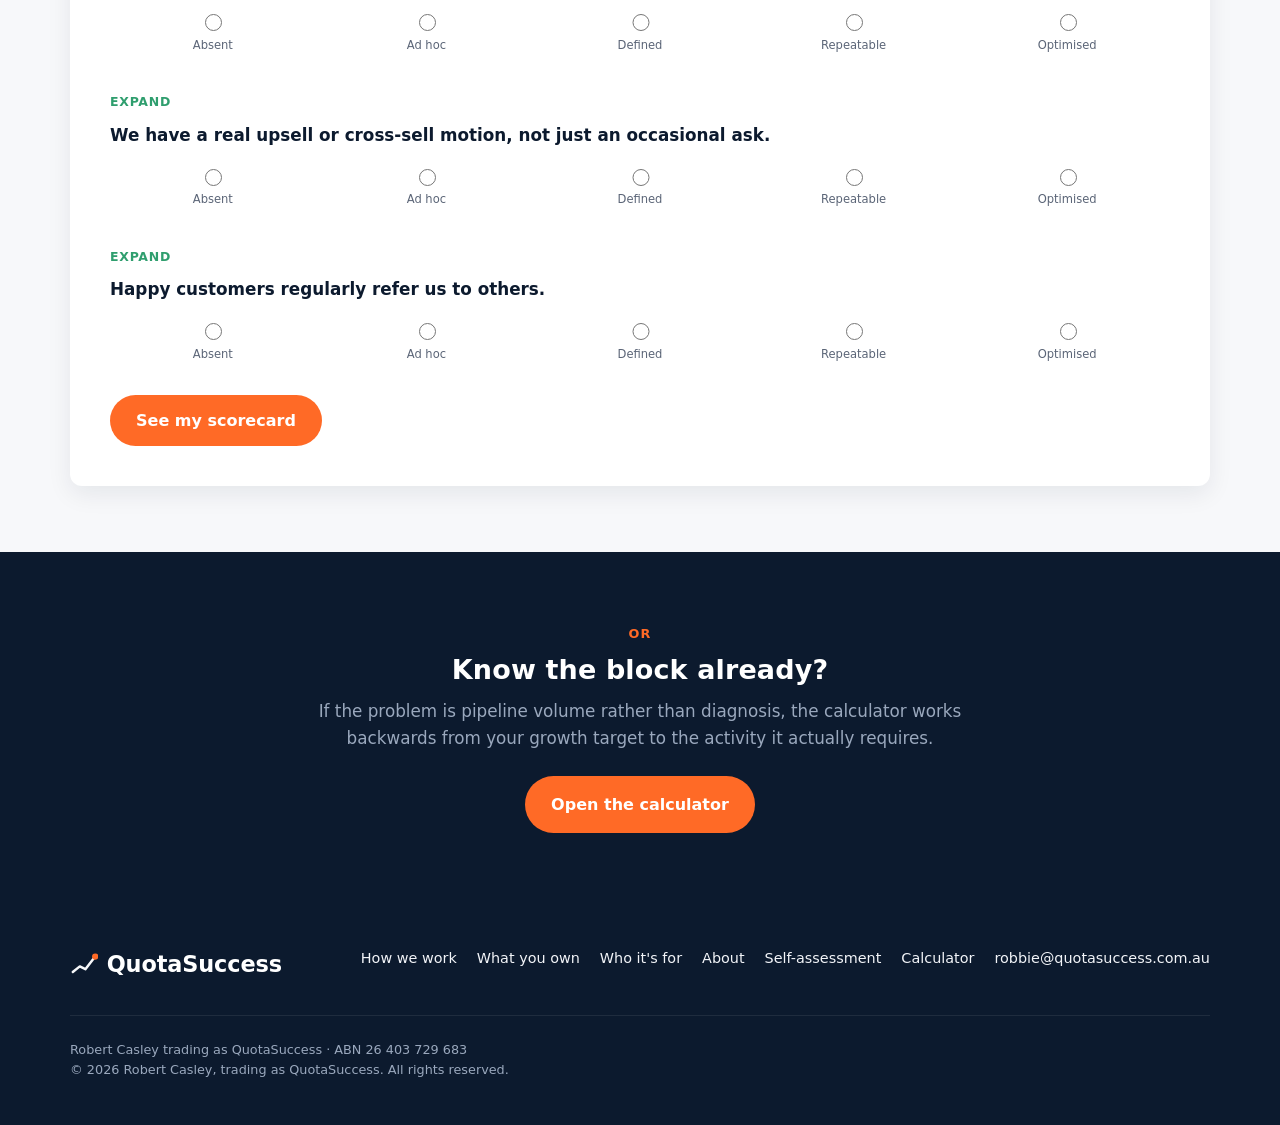
<file: site/assessment.html>
<!DOCTYPE html>
<html lang="en-AU">
<head>
<meta charset="UTF-8">
<meta name="viewport" content="width=device-width, initial-scale=1.0">
<title>Go-to-Market Self-Assessment — QuotaSuccess</title>
<meta name="description" content="Sixteen questions across the four PACE domains. Get an instant scorecard showing which part of your go-to-market is most likely holding the rest back.">

<meta property="og:type" content="website">
<meta property="og:title" content="QuotaSuccess — We build the growth engine. You own it.">
<meta property="og:description" content="Most outbound spend is wasted before the first email is sent. We do it the other way round.">
<meta property="og:site_name" content="QuotaSuccess">
<meta property="og:url" content="https://quotasuccess.com.au">

<link rel="canonical" href="https://quotasuccess.com.au/assessment.html">
<link rel="icon" type="image/svg+xml" href="assets/favicon.svg">

<link rel="preconnect" href="https://api.fontshare.com">
<link rel="stylesheet" href="https://api.fontshare.com/v2/css?f[]=clash-display@600,700&f[]=satoshi@400,500,700&display=swap">

<link rel="stylesheet" href="css/styles.css">
<link rel="stylesheet" href="css/home.css">
</head>
<body>
<a class="skip-link" href="#main">Skip to content</a>

<header class="site-header">
  <div class="wrap site-header__inner">
    <a class="logo-link" href="index.html#top">
      <img src="assets/logo-reversed.svg" alt="" width="38" height="38">
      <span>QuotaSuccess</span>
    </a>

    <nav class="site-nav" aria-label="Primary">
      <a href="index.html#how">How we work</a>
      <a href="index.html#own">What you own</a>
      <a href="index.html#for">Who it's for</a>
      <a href="index.html#about">About</a>
      <a href="growth-engine-calculator.html">Calculator</a>
    </nav>

    <a class="btn btn--primary header-cta" href="index.html#start">Start a conversation</a>

    <button type="button" class="nav-toggle" aria-expanded="false" aria-controls="mobile-menu">Menu &#9776;</button>
  </div>
  <div class="mobile-menu" id="mobile-menu" hidden>
    <div class="wrap">
      <ul>
        <li><a href="index.html#how">How we work</a></li>
        <li><a href="index.html#own">What you own</a></li>
        <li><a href="index.html#for">Who it's for</a></li>
        <li><a href="index.html#about">About</a></li>
        <li><a href="growth-engine-calculator.html">Calculator</a></li>
        <li><a href="assessment.html" aria-current="page">Self-assessment</a></li>
        <li><a class="btn btn--primary" href="index.html#start">Start a conversation</a></li>
      </ul>
    </div>
  </div>
</header>

<main id="main">

  <section class="assess-hero">
    <div class="wrap">
      <span class="eyebrow">Self-assessment</span>
      <h1>Find your block in five minutes</h1>
      <p class="assess-hero__sub">Two short steps. Tap the symptoms that sound familiar, then answer sixteen questions across the four go-to-market domains. You get an instant scorecard showing which one is most likely holding the rest back.</p>
      <p class="assess-hero__meta">Genuinely useful whether or not you ever speak to us. Nothing is sent anywhere until you choose to send it.</p>
    </div>
  </section>

  <section id="symptoms" class="assess-step">
    <div class="wrap">
      <div class="section-head">
        <span class="step-badge">Step 1</span>
        <h2>Does any of this sound like you?</h2>
        <p>Tap anything that lands, as many as apply, or none at all. This takes a minute and it sharpens the scorecard in step two &mdash; symptoms rarely show up in the same place as the cause.</p>
      </div>

      <div class="symptom-group">
        <h3>Growth and predictability</h3>
        <div class="symptom-list" role="group" aria-label="Growth and predictability symptoms">
          <button type="button" class="symptom-item" data-key="growth_stalled_no_reason" data-target="#pace-convert" data-domain="Convert"><span class="symptom-item__mark" aria-hidden="true">✓</span><span>Growth has stalled and no one can say exactly why.</span></button>
          <button type="button" class="symptom-item" data-key="revenue_unpredictable" data-target="#pace-convert" data-domain="Convert"><span class="symptom-item__mark" aria-hidden="true">✓</span><span>Revenue can't be predicted or forecast two quarters out with any confidence.</span></button>
          <button type="button" class="symptom-item" data-key="depends_on_heroes" data-target="#pace-convert" data-domain="Convert"><span class="symptom-item__mark" aria-hidden="true">✓</span><span>The number depends on a few heroes, not a repeatable play. If they leave, the pipeline leaves too.</span></button>
          <button type="button" class="symptom-item" data-key="cant_say_no_to_initiatives" data-target="#pace-position" data-domain="Position"><span class="symptom-item__mark" aria-hidden="true">✓</span><span>You can't confidently say no to new initiatives, so focus is spread thin across too many bets.</span></button>
          <button type="button" class="symptom-item" data-key="buying_committee_stalls" data-target="#pace-convert" data-domain="Convert"><span class="symptom-item__mark" aria-hidden="true">✓</span><span>Deals stall mid-process because the finance or technical evaluator on the buying committee never gets the proof they specifically need.</span></button>
        </div>
      </div>

      <div class="symptom-group">
        <h3>Market and differentiation</h3>
        <div class="symptom-list" role="group" aria-label="Market and differentiation symptoms">
          <button type="button" class="symptom-item" data-key="not_differentiated" data-target="#pace-position" data-domain="Position"><span class="symptom-item__mark" aria-hidden="true">✓</span><span>Your point of view isn't differentiated. Buyers can't tell you apart from the next vendor.</span></button>
          <button type="button" class="symptom-item" data-key="discounting_feature_wars" data-target="#pace-position" data-domain="Position"><span class="symptom-item__mark" aria-hidden="true">✓</span><span>Discounting and feature wars are eroding the value you can charge for.</span></button>
          <button type="button" class="symptom-item" data-key="want_upmarket_still_smb" data-target="#pace-position" data-domain="Position"><span class="symptom-item__mark" aria-hidden="true">✓</span><span>You want to move up-market, but the customer base is still SMB.</span></button>
          <button type="button" class="symptom-item" data-key="last_to_deal_cycle" data-target="#pace-acquire" data-domain="Acquire"><span class="symptom-item__mark" aria-hidden="true">✓</span><span>You're consistently the last to enter a deal cycle, reacting to RFPs instead of shaping them.</span></button>
          <button type="button" class="symptom-item" data-key="dont_know_market_size" data-target="#pace-position" data-domain="Position"><span class="symptom-item__mark" aria-hidden="true">✓</span><span>You don't actually know how big your addressable market is, so growth targets are guesses, not plans.</span></button>
          <button type="button" class="symptom-item" data-key="nothing_priced_packaged" data-target="#pace-position" data-domain="Position"><span class="symptom-item__mark" aria-hidden="true">✓</span><span>Nothing is priced or packaged, so every deal turns into a one-off negotiation.</span></button>
        </div>
      </div>

      <div class="symptom-group">
        <h3>The engine and the handoffs</h3>
        <div class="symptom-list" role="group" aria-label="The engine and the handoffs symptoms">
          <button type="button" class="symptom-item" data-key="sales_marketing_cs_out_of_sync" data-target="#pace-acquire" data-domain="Acquire"><span class="symptom-item__mark" aria-hidden="true">✓</span><span>Sales, marketing and customer success are out of sync. Each optimises its own number, and value leaks between them.</span></button>
          <button type="button" class="symptom-item" data-key="leads_dont_convert" data-target="#pace-acquire" data-domain="Acquire"><span class="symptom-item__mark" aria-hidden="true">✓</span><span>Leads get generated but don't convert, and no one owns the gap between the two.</span></button>
          <button type="button" class="symptom-item" data-key="crm_full_forecast_fiction" data-target="#pace-convert" data-domain="Convert"><span class="symptom-item__mark" aria-hidden="true">✓</span><span>The CRM is full but the forecast is fiction.</span></button>
          <button type="button" class="symptom-item" data-key="hired_reps_no_system" data-target="#pace-convert" data-domain="Convert"><span class="symptom-item__mark" aria-hidden="true">✓</span><span>You've hired salespeople, but there's no system for them to run.</span></button>
          <button type="button" class="symptom-item" data-key="no_trigger_event_watch" data-target="#pace-acquire" data-domain="Acquire"><span class="symptom-item__mark" aria-hidden="true">✓</span><span>You don't watch for the signals, a leadership change, a compliance deadline, a funding round, that tell you a buyer is already in-market.</span></button>
          <button type="button" class="symptom-item" data-key="channel_concentration_risk" data-target="#pace-acquire" data-domain="Acquire"><span class="symptom-item__mark" aria-hidden="true">✓</span><span>Everything rides on one or two channels, while partner, event and community all sit untouched.</span></button>
        </div>
      </div>

      <div class="symptom-group">
        <h3>Leadership and time</h3>
        <div class="symptom-list" role="group" aria-label="Leadership and time symptoms">
          <button type="button" class="symptom-item" data-key="leaders_no_time_to_coach" data-target="#pace-convert" data-domain="Convert"><span class="symptom-item__mark" aria-hidden="true">✓</span><span>Your sales leaders have no time to coach. Their heads are stuck in lag reports and deal escalations.</span></button>
          <button type="button" class="symptom-item" data-key="reactive_not_proactive" data-target="#pace-convert" data-domain="Convert"><span class="symptom-item__mark" aria-hidden="true">✓</span><span>The team is reactive, not proactive: firefighting this quarter, never building next quarter.</span></button>
          <button type="button" class="symptom-item" data-key="hard_to_get_buyer_time" data-target="#pace-convert" data-domain="Convert"><span class="symptom-item__mark" aria-hidden="true">✓</span><span>It's harder than ever to get enough buyer time to run a complex sales process, so deals stall in the middle.</span></button>
        </div>
      </div>

      <div class="symptom-group">
        <h3>The back half</h3>
        <div class="symptom-list" role="group" aria-label="The back half symptoms">
          <button type="button" class="symptom-item" data-key="churn_killing_business" data-target="#pace-expand" data-domain="Expand"><span class="symptom-item__mark" aria-hidden="true">✓</span><span>Churn is quietly killing the business.</span></button>
          <button type="button" class="symptom-item" data-key="cant_quantify_roi_to_renew" data-target="#pace-expand" data-domain="Expand"><span class="symptom-item__mark" aria-hidden="true">✓</span><span>Customers love the product but can't quantify the ROI enough to renew.</span></button>
          <button type="button" class="symptom-item" data-key="no_upsell_cross_sell" data-target="#pace-expand" data-domain="Expand"><span class="symptom-item__mark" aria-hidden="true">✓</span><span>Customers would happily buy more, but there's nothing else of value to offer them.</span></button>
          <button type="button" class="symptom-item" data-key="no_regular_business_review" data-target="#pace-expand" data-domain="Expand"><span class="symptom-item__mark" aria-hidden="true">✓</span><span>There's no regular business review with customers, so problems surface at renewal, not before.</span></button>
        </div>
      </div>
    </div>
  </section>

  <!-- 5. THE PROBLEM -->

  <section id="assessment" class="assess-body">
    <div class="wrap">
      <div class="section-head">
        <span class="step-badge">Step 2</span>
        <h2>Sixteen questions, four per domain</h2>
        <p>Rate each statement honestly. You get an instant scorecard showing which domain is most likely holding the rest back.</p>
      </div>

      <div class="assessment-panel">
        <div class="assessment-progress"><span id="assessment-progress-bar" style="width:0%;"></span></div>

        <form id="assessment-form" class="assessment-form" novalidate>
          <!-- Questions are injected by js/pace-assessment.js from a shared question bank -->
        </form>

        <div id="assessment-result" class="assessment-result" aria-live="polite">
          <h3>Your PACE scorecard</h3>
          <div class="scorecard" id="result-scorecard"></div>

          <form id="assessment-lead-form" class="lead-form lead-form--3col" novalidate>
            <input type="hidden" name="source" value="assessment">
            <input type="hidden" name="pace_scores" id="assessment-pace-scores">
            <input type="hidden" name="pace_block" id="assessment-pace-block">
            <input type="hidden" name="assessment_responses" id="assessment-pace-answers">
            <div class="hp-field" aria-hidden="true">
              <label for="assessment-company-website">Leave this field empty</label>
              <input type="text" id="assessment-company-website" name="company_website" tabindex="-1" autocomplete="off">
            </div>

            <div>
              <label for="assess-email">Email</label>
              <input type="email" id="assess-email" name="email" required autocomplete="email">
            </div>
            <div>
              <label for="assess-company">Company</label>
              <input type="text" id="assess-company" name="company" autocomplete="organization">
            </div>
            <div>
              <label for="assess-role">Role</label>
              <input type="text" id="assess-role" name="role" autocomplete="organization-title">
            </div>
            <div style="grid-column: 1 / -1;">
              <label for="assess-service">What are you most interested in?</label>
              <select id="assess-service" name="service_interest">
                <option value="not_sure" selected>Not sure yet / just the diagnostic</option>
                <option value="diagnostic">PACE Diagnostic</option>
                <option value="fractional">QuotaSuccess Fractional</option>
                <option value="engineering">QuotaSuccess Engineering</option>
                <option value="training">QuotaSuccess Training</option>
                <option value="frameworks">QuotaSuccess Frameworks</option>
              </select>
            </div>

            <div class="lead-form__actions" style="grid-column: 1 / -1;">
              <button type="submit" class="btn btn--primary btn--sm">Get the full readout</button>
              <span class="lead-form__note">We'll follow up personally. No spam, no drip sequence.</span>
            </div>
            <p class="form-status" id="assessment-form-status" role="status"></p>
          </form>
        </div>
      </div>
    </div>
  </section>

  <!-- LEAD CAPTURE CTA -->
  <section id="lead-capture" class="section--dark">
    <div class="wrap" style="text-align:center;">
      <div class="section-head" style="margin: 0 auto 1.5rem;">
        <span class="eyebrow">Or</span>
        <h2>Know the block already?</h2>
        <p>If the problem is pipeline volume rather than diagnosis, the calculator works backwards from your growth target to the activity it actually requires.</p>
      </div>
      <a class="btn btn--primary" href="growth-engine-calculator.html">Open the calculator</a>
    </div>
  </section>

</main>

<footer class="site-footer">
  <div class="wrap">
    <div class="footer-top">
      <a class="logo-link" href="index.html#top">
        <img src="assets/logo-reversed.svg" alt="" width="28" height="28">
        <span style="font-family:var(--font-display); font-weight:700; color:var(--white);">QuotaSuccess</span>
      </a>
      <nav class="footer-nav" aria-label="Footer">
        <a href="index.html#how">How we work</a>
        <a href="index.html#own">What you own</a>
        <a href="index.html#for">Who it's for</a>
        <a href="index.html#about">About</a>
        <a href="assessment.html">Self-assessment</a>
        <a href="growth-engine-calculator.html">Calculator</a>
        <a href="mailto:robbie@quotasuccess.com.au">robbie@quotasuccess.com.au</a>
      </nav>
    </div>

    <p class="footer-note">
      Robert Casley trading as QuotaSuccess &middot; ABN 26 403 729 683<br>
      &copy; 2026 Robert Casley, trading as QuotaSuccess. All rights reserved.
    </p>
  </div>
</footer>

<script src="js/reveal.js"></script>
<script src="js/analytics.js"></script>
<script src="js/pace-assessment.js"></script>
<script src="js/main.js"></script>
</body>
</html>
</file>
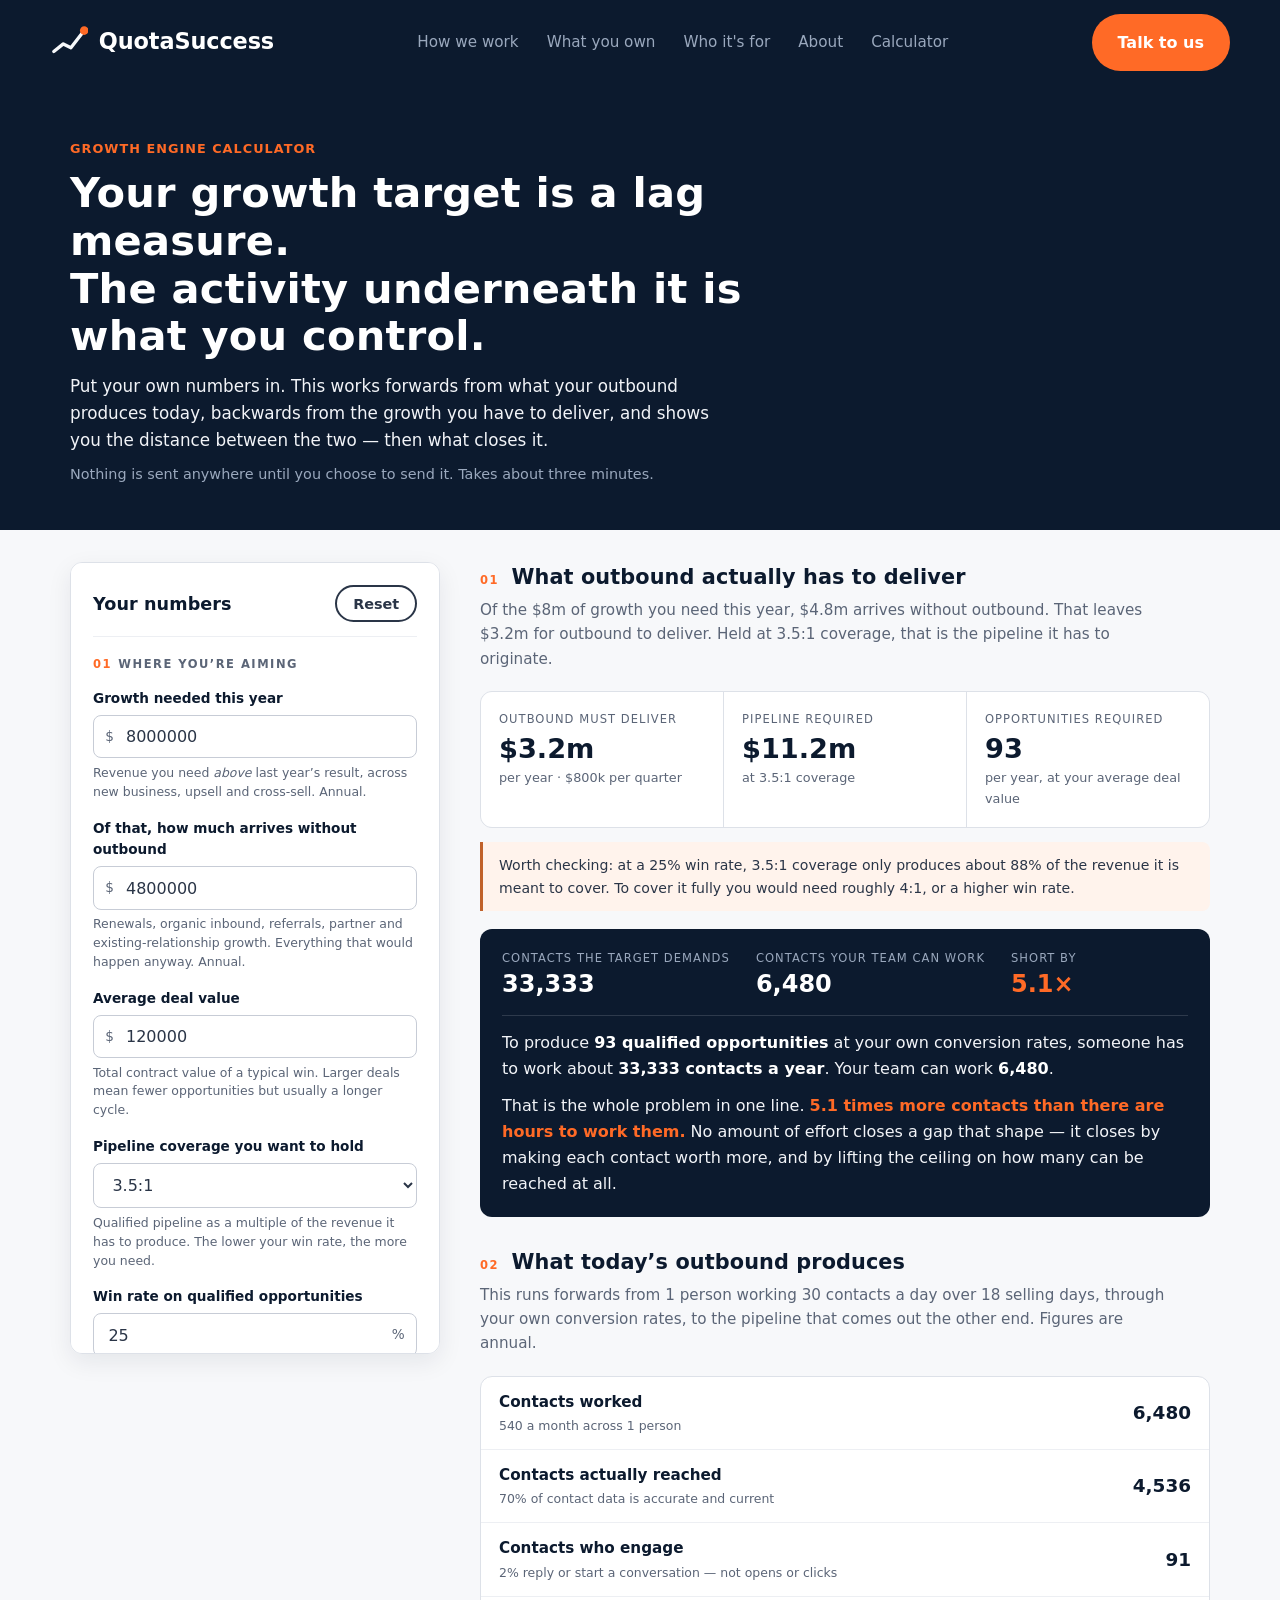
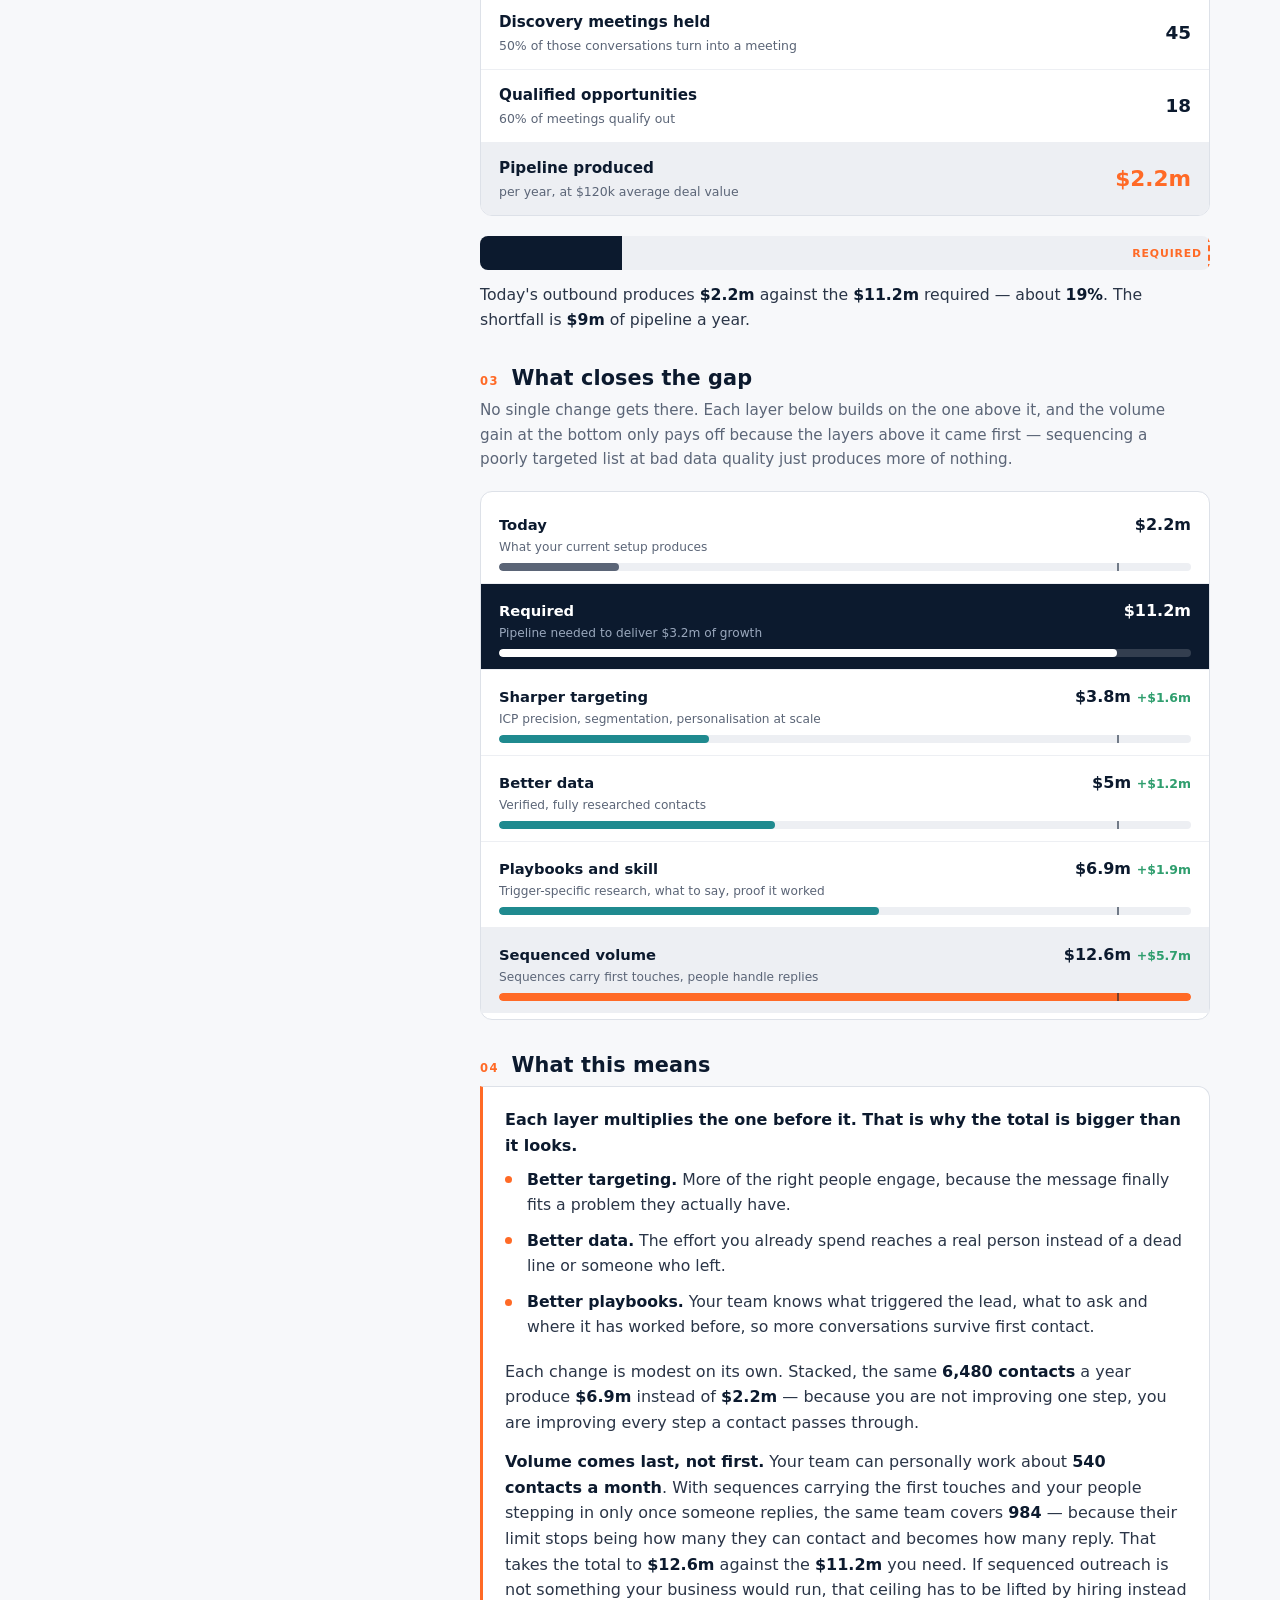
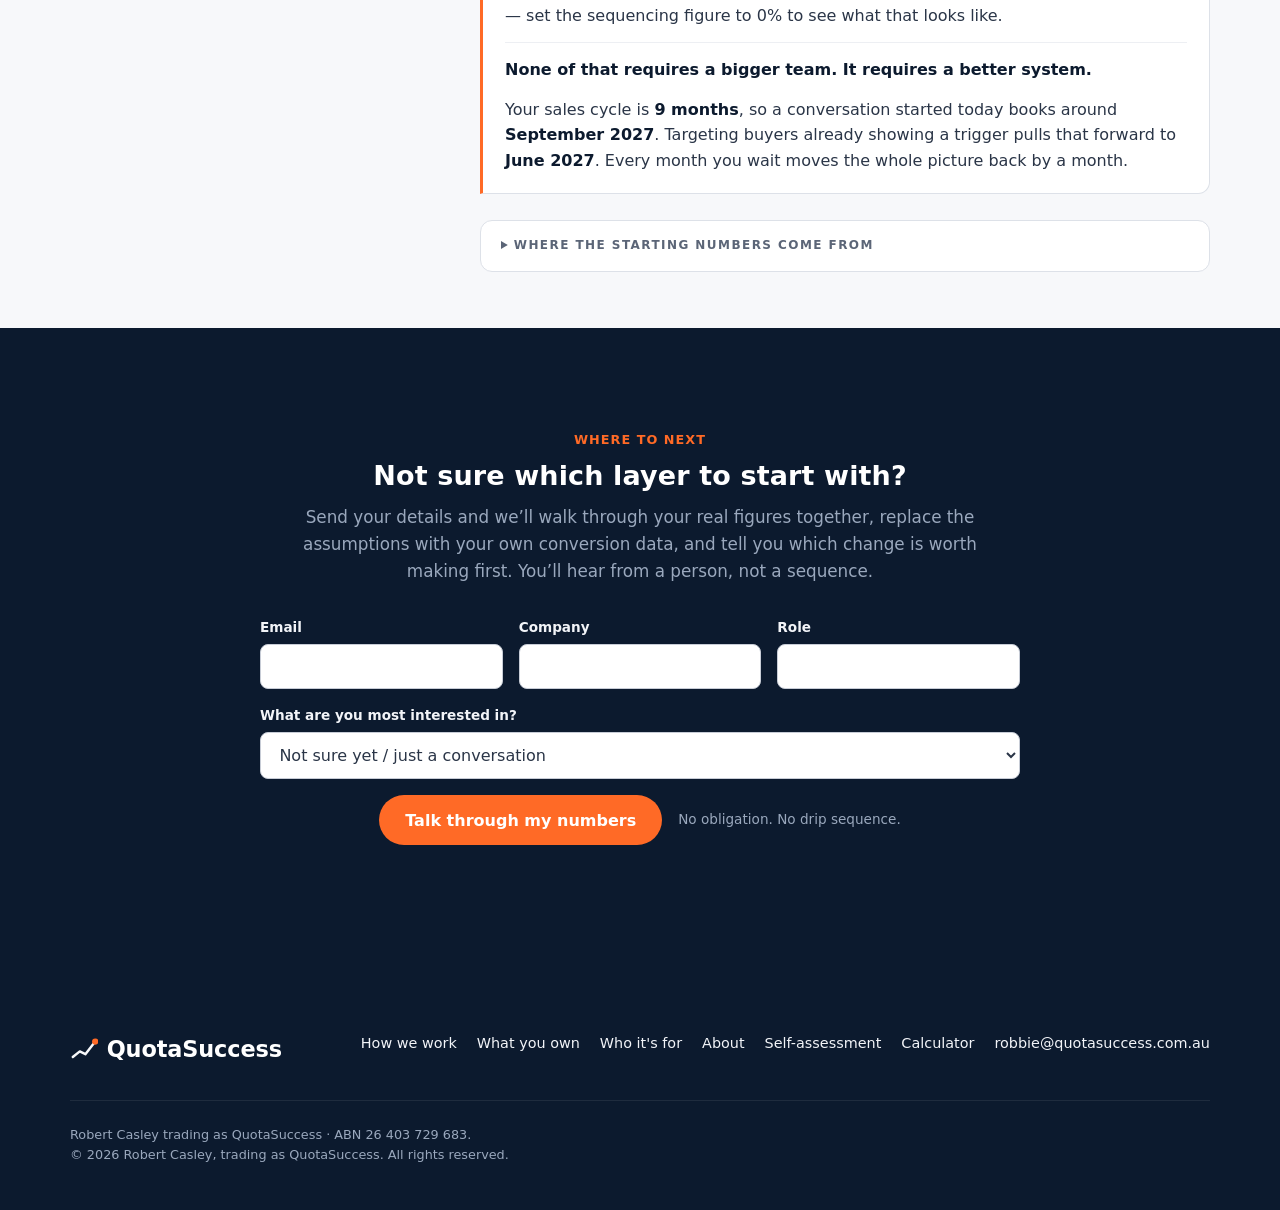
<file: site/growth-engine-calculator.html>
<!DOCTYPE html>
<html lang="en-AU">
<head>
<meta charset="UTF-8">
<meta name="viewport" content="width=device-width, initial-scale=1.0">
<title>Growth Engine Calculator — QuotaSuccess</title>
<meta name="description" content="Work backwards from your growth target to the outbound activity it actually requires, and see what changes when targeting, data, playbooks and automation improve.">

<meta property="og:type" content="website">
<meta property="og:title" content="Growth Engine Calculator — QuotaSuccess">
<meta property="og:description" content="Work backwards from your growth target to the outbound activity it actually requires.">
<meta property="og:site_name" content="QuotaSuccess">

<link rel="icon" type="image/svg+xml" href="assets/favicon.svg">

<link rel="preconnect" href="https://api.fontshare.com">
<link rel="stylesheet" href="https://api.fontshare.com/v2/css?f[]=clash-display@600,700&f[]=satoshi@400,500,700&display=swap">

<link rel="stylesheet" href="css/styles.css">
<link rel="stylesheet" href="css/growth-calculator.css">
</head>
<body>
<a class="skip-link" href="#main">Skip to content</a>

<header class="site-header">
  <div class="wrap site-header__inner">
    <a class="logo-link" href="index.html#top">
      <img src="assets/logo-reversed.svg" alt="" width="38" height="38">
      <span>QuotaSuccess</span>
    </a>

    <nav class="site-nav" aria-label="Primary">
      <a href="index.html#how">How we work</a>
      <a href="index.html#own">What you own</a>
      <a href="index.html#for">Who it's for</a>
      <a href="index.html#about">About</a>
      <a href="growth-engine-calculator.html" aria-current="page">Calculator</a>
    </nav>

    <a class="btn btn--primary header-cta" href="#calculator-cta">Talk to us</a>

    <button type="button" class="nav-toggle" aria-expanded="false" aria-controls="mobile-menu">Menu &#9776;</button>
  </div>
  <div class="mobile-menu" id="mobile-menu" hidden>
    <div class="wrap">
      <ul>
        <li><a href="index.html#how">How we work</a></li>
        <li><a href="index.html#own">What you own</a></li>
        <li><a href="index.html#for">Who it's for</a></li>
        <li><a href="index.html#about">About</a></li>
        <li><a href="growth-engine-calculator.html" aria-current="page">Calculator</a></li>
        <li><a href="assessment.html">Self-assessment</a></li>
        <li><a class="btn btn--primary" href="#calculator-cta">Talk to us</a></li>
      </ul>
    </div>
  </div>
</header>

<main id="main">

  <!-- HERO -->
  <section class="calc-hero">
    <div class="wrap">
      <span class="eyebrow">Growth engine calculator</span>
      <h1>Your growth target is a lag measure.<br>The activity underneath it is what you control.</h1>
      <p class="calc-hero__sub">Put your own numbers in. This works forwards from what your outbound produces today, backwards from the growth you have to deliver, and shows you the distance between the two &mdash; then what closes it.</p>
      <p class="calc-hero__meta">Nothing is sent anywhere until you choose to send it. Takes about three minutes.</p>
    </div>
  </section>

  <!-- CALCULATOR -->
  <section class="calc-section">
    <div class="wrap calc-layout">

      <!-- ============ INPUT RAIL ============ -->
      <form class="calc-rail" id="calc-form" aria-label="Your numbers" novalidate>

        <div class="calc-rail__head">
          <h2>Your numbers</h2>
          <button type="button" class="btn btn--ghost btn--sm" id="calc-reset">Reset</button>
        </div>

        <fieldset class="calc-group">
          <legend><span class="calc-group__num">01</span> Where you&rsquo;re aiming</legend>

          <div class="calc-field">
            <label for="growth">Growth needed this year</label>
            <div class="calc-input"><span class="calc-prefix">$</span>
              <input type="number" id="growth" value="8000000" min="0" step="100000" inputmode="numeric"></div>
            <span class="calc-hint">Revenue you need <em>above</em> last year&rsquo;s result, across new business, upsell and cross-sell. Annual.</span>
          </div>

          <div class="calc-field">
            <label for="passive">Of that, how much arrives without outbound</label>
            <div class="calc-input"><span class="calc-prefix">$</span>
              <input type="number" id="passive" value="4800000" min="0" step="100000" inputmode="numeric"></div>
            <span class="calc-hint">Renewals, organic inbound, referrals, partner and existing-relationship growth. Everything that would happen anyway. Annual.</span>
          </div>

          <div class="calc-field">
            <label for="deal">Average deal value</label>
            <div class="calc-input"><span class="calc-prefix">$</span>
              <input type="number" id="deal" value="120000" min="1" step="5000" inputmode="numeric"></div>
            <span class="calc-hint">Total contract value of a typical win. Larger deals mean fewer opportunities but usually a longer cycle.</span>
          </div>

          <div class="calc-field">
            <label for="cov">Pipeline coverage you want to hold</label>
            <select id="cov">
              <option value="2">2:1</option>
              <option value="2.5">2.5:1</option>
              <option value="3">3:1</option>
              <option value="3.5" selected>3.5:1</option>
              <option value="4">4:1</option>
              <option value="4.5">4.5:1</option>
              <option value="5">5:1</option>
              <option value="6">6:1</option>
            </select>
            <span class="calc-hint">Qualified pipeline as a multiple of the revenue it has to produce. The lower your win rate, the more you need.</span>
          </div>

          <div class="calc-field">
            <label for="win">Win rate on qualified opportunities</label>
            <div class="calc-input"><span class="calc-suffix">%</span>
              <input type="number" id="win" value="25" min="1" max="100" step="1" inputmode="numeric"></div>
            <span class="calc-hint">Used to sanity-check whether the coverage ratio above is actually enough.</span>
          </div>

          <div class="calc-field">
            <label for="cycle">Average sales cycle</label>
            <div class="calc-input"><span class="calc-suffix">months</span>
              <input type="number" id="cycle" value="9" min="1" max="36" step="1" inputmode="numeric"></div>
            <span class="calc-hint">First conversation to signature. This decides when work started today can actually book.</span>
          </div>
        </fieldset>

        <fieldset class="calc-group">
          <legend><span class="calc-group__num">02</span> What outbound does today</legend>

          <div class="calc-field">
            <label for="people">People doing outbound prospecting</label>
            <div class="calc-input"><span class="calc-suffix">people</span>
              <input type="number" id="people" value="1" min="0" max="200" step="1" inputmode="numeric"></div>
            <span class="calc-hint">Dedicated SDRs, or full-cycle sellers. If sellers run the whole cycle, count the fraction of their week that is genuinely prospecting &mdash; often nearer a fifth of a person than a whole one.</span>
          </div>

          <div class="calc-field">
            <label for="perday">Contacts each can work per day</label>
            <div class="calc-input"><span class="calc-suffix">each</span>
              <input type="number" id="perday" value="30" min="1" max="500" step="5" inputmode="numeric"></div>
            <span class="calc-hint">Researched, personalised and followed up properly &mdash; not names loaded into a sequence.</span>
          </div>

          <div class="calc-field">
            <label for="days">Selling days per month</label>
            <div class="calc-input"><span class="calc-suffix">days</span>
              <input type="number" id="days" value="18" min="1" max="23" step="1" inputmode="numeric"></div>
            <span class="calc-hint">After meetings, admin, leave and everything else that isn&rsquo;t prospecting.</span>
          </div>

          <div class="calc-field">
            <label for="acc">Contact data that is accurate and current</label>
            <div class="calc-input"><span class="calc-suffix">%</span>
              <input type="number" id="acc" value="70" min="1" max="100" step="1" inputmode="numeric"></div>
            <span class="calc-hint">Wrong numbers, dead addresses and people who left are capacity spent for nothing.</span>
          </div>

          <div class="calc-field">
            <label for="eng">Contacts reached who engage</label>
            <div class="calc-input"><span class="calc-suffix">%</span>
              <input type="number" id="eng" value="2" min="0.1" max="100" step="0.1" inputmode="decimal"></div>
            <span class="calc-hint">A real reply or conversation, not an open or a click. Relevance moves this far more than volume does.</span>
          </div>

          <div class="calc-field">
            <label for="r2m">Engaged contacts who take a meeting</label>
            <div class="calc-input"><span class="calc-suffix">%</span>
              <input type="number" id="r2m" value="50" min="1" max="100" step="1" inputmode="numeric"></div>
            <span class="calc-hint">Interest converting into a discovery conversation actually held.</span>
          </div>

          <div class="calc-field">
            <label for="m2o">Meetings that become real opportunities</label>
            <div class="calc-input"><span class="calc-suffix">%</span>
              <input type="number" id="m2o" value="40" min="1" max="100" step="1" inputmode="numeric"></div>
            <span class="calc-hint">The rest qualify out. Every meeting that dies here was paid for in full and returned nothing, which is why this is usually cheaper to fix than buying more volume.</span>
          </div>
        </fieldset>

        <fieldset class="calc-group">
          <legend><span class="calc-group__num">03</span> What an optimised engine changes</legend>
          <p class="calc-group__note">Enter the <strong>rate you think you could reach</strong>, not the size of the improvement. Each figure shows where you are today underneath it. These are starting estimates, not promises &mdash; change them to whatever is realistic for your market.</p>

          <div class="calc-field">
            <label for="eng2">Engagement rate you could reach</label>
            <div class="calc-input"><span class="calc-suffix">%</span>
              <input type="number" id="eng2" value="3.5" min="0.1" max="100" step="0.1" inputmode="decimal"></div>
            <span class="calc-hint"><span class="calc-base" id="base-eng"></span>Tighter ICP, segment-specific angles, and personalisation that reads as researched rather than generated.</span>
          </div>

          <div class="calc-field">
            <label for="acc2">Data accuracy you could reach</label>
            <div class="calc-input"><span class="calc-suffix">%</span>
              <input type="number" id="acc2" value="92" min="1" max="100" step="1" inputmode="numeric"></div>
            <span class="calc-hint"><span class="calc-base" id="base-acc"></span>Fully researched, verified contacts instead of a stale list.</span>
          </div>

          <div class="calc-field">
            <label for="m2o2">Meeting-to-opportunity rate you could reach</label>
            <div class="calc-input"><span class="calc-suffix">%</span>
              <input type="number" id="m2o2" value="55" min="1" max="100" step="1" inputmode="numeric"></div>
            <span class="calc-hint"><span class="calc-base" id="base-m2o"></span>The seller knows what triggered the lead, what to ask, and where this has worked before.</span>
          </div>

          <div class="calc-field">
            <label for="autoshare">Outreach run as personalised sequences</label>
            <div class="calc-input"><span class="calc-suffix">%</span>
              <input type="number" id="autoshare" value="50" min="0" max="90" step="5" inputmode="numeric"></div>
            <span class="calc-hint">Email and LinkedIn sequences carry the first touches; a person steps in only once someone replies. This is a choice, not a requirement &mdash; set it to 0% to model outreach done entirely by hand.</span>
          </div>

          <div class="calc-field">
            <label for="replies">Replies one person can handle per month</label>
            <div class="calc-input"><span class="calc-suffix">each</span>
              <input type="number" id="replies" value="50" min="1" max="500" step="5" inputmode="numeric"></div>
            <span class="calc-hint">This is what sets the ceiling once sequences carry the volume. Your people stop being limited by how many they can contact, and start being limited by how many reply.</span>
          </div>

          <div class="calc-field">
            <label for="compress">Cycle compression from signal-led targeting</label>
            <div class="calc-input"><span class="calc-suffix">%</span>
              <input type="number" id="compress" value="30" min="0" max="80" step="5" inputmode="numeric"></div>
            <span class="calc-hint">Buyers found on a trigger are already part-way through their own process, so you join it late rather than starting it.</span>
          </div>
        </fieldset>
      </form>

      <!-- ============ RESULTS ============ -->
      <div class="calc-results" aria-live="polite">

        <!-- 01 -->
        <section class="calc-act">
          <h2><span class="calc-act__num">01</span> What outbound actually has to deliver</h2>
          <p class="calc-act__note" id="note-1">Your growth target, less everything that arrives without outbound, is the number outbound is responsible for. Held at your coverage ratio, that sets the pipeline it has to originate.</p>

          <div class="calc-cells">
            <div class="calc-cell">
              <div class="calc-cell__k">Outbound must deliver</div>
              <div class="calc-cell__v" id="v-outbound">$3.2m</div>
              <div class="calc-cell__n" id="n-outbound">per year &middot; $800k per quarter</div>
            </div>
            <div class="calc-cell">
              <div class="calc-cell__k">Pipeline required</div>
              <div class="calc-cell__v" id="v-pipereq">$11.2m</div>
              <div class="calc-cell__n" id="n-pipereq">at 3.5:1 coverage</div>
            </div>
            <div class="calc-cell">
              <div class="calc-cell__k">Opportunities required</div>
              <div class="calc-cell__v" id="v-oppsreq">93</div>
              <div class="calc-cell__n">per year, at your average deal value</div>
            </div>
          </div>

          <p class="calc-flag" id="cov-flag" hidden></p>

          <div class="calc-reality" id="reality"></div>
        </section>

        <!-- 02 -->
        <section class="calc-act">
          <h2><span class="calc-act__num">02</span> What today&rsquo;s outbound produces</h2>
          <p class="calc-act__note" id="note-2">This runs forwards from the people you have and what they can realistically work, through your own conversion rates, to the pipeline that comes out the other end.</p>

          <div class="calc-ladder" id="ladder"></div>

          <div class="calc-verdict" id="verdict">
            <div class="calc-verdict__bar">
              <div class="calc-verdict__fill" id="verdict-fill" style="width:19%"></div>
              <div class="calc-verdict__marker"><span>Required</span></div>
            </div>
            <p id="verdict-text"></p>
          </div>
        </section>

        <!-- 03 -->
        <section class="calc-act">
          <h2><span class="calc-act__num">03</span> What closes the gap</h2>
          <p class="calc-act__note">No single change gets there. Each layer below builds on the one above it, and the volume gain at the bottom only pays off because the layers above it came first &mdash; sequencing a poorly targeted list at bad data quality just produces more of nothing.</p>
          <p class="calc-flag calc-flag--warn" id="opt-flag" hidden></p>

          <div class="calc-waterfall" id="waterfall"></div>
        </section>

        <!-- 04 -->
        <section class="calc-act">
          <h2><span class="calc-act__num">04</span> What this means</h2>
          <div class="calc-meaning" id="meaning-body"></div>
        </section>

        <details class="calc-assumptions">
          <summary>Where the starting numbers come from</summary>
          <div class="calc-assumptions__body">
            <table>
              <thead><tr><th>Input</th><th>Default</th><th>Typical range</th><th>How solid</th></tr></thead>
              <tbody>
                <tr><td>Pipeline coverage ratio</td><td>3.5:1</td><td>3:1 &ndash; 4:1</td><td>Well established</td></tr>
                <tr><td>Win rate, qualified opportunities</td><td>25%</td><td>15% &ndash; 35%</td><td>Well established</td></tr>
                <tr><td>Average sales cycle, complex B2B</td><td>9 months</td><td>6 &ndash; 12 months</td><td>Well established</td></tr>
                <tr><td>Contact data accuracy</td><td>70%</td><td>55% &ndash; 85%</td><td>Varies widely</td></tr>
                <tr><td>Engagement rate, targeted outbound</td><td>2%</td><td>1% &ndash; 5%</td><td>Contested</td></tr>
                <tr><td>Engaged to meeting held</td><td>50%</td><td>40% &ndash; 60%</td><td>Soft</td></tr>
                <tr><td>Meeting to qualified opportunity</td><td>40%</td><td>30% &ndash; 50%</td><td>Soft</td></tr>
                <tr><td>Contacts one person can work daily</td><td>30</td><td>20 &ndash; 50</td><td>Soft</td></tr>
                <tr><td>Replies one person can handle monthly</td><td>50</td><td>40 &ndash; 100</td><td>Soft</td></tr>
              </tbody>
            </table>
            <p class="calc-assumptions__note">These are planning assumptions, not benchmarks. Engagement and conversion rates in particular vary enormously by market, offer and channel, and most published averages come from vendors selling the thing being measured. Treat them as a starting position. Replacing them with your own actual conversion data is the first thing worth doing, because a model built on your numbers is the one your board will accept.</p>
          </div>
        </details>

      </div>
    </div>
  </section>

  <!-- CTA -->
  <section id="calculator-cta" class="section--dark">
    <div class="wrap">
      <div class="section-head" style="margin: 0 auto 2rem; text-align:center;">
        <span class="eyebrow">Where to next</span>
        <h2>Not sure which layer to start with?</h2>
        <p>Send your details and we&rsquo;ll walk through your real figures together, replace the assumptions with your own conversion data, and tell you which change is worth making first. You&rsquo;ll hear from a person, not a sequence.</p>
      </div>

      <form id="lead-capture-form" class="lead-form lead-form--3col" style="max-width:760px; margin:0 auto;" novalidate>
        <input type="hidden" name="source" value="lead_capture">
        <div class="hp-field" aria-hidden="true">
          <label for="calc-company-website">Leave this field empty</label>
          <input type="text" id="calc-company-website" name="company_website" tabindex="-1" autocomplete="off">
        </div>

        <div>
          <label for="calc-email">Email</label>
          <input type="email" id="calc-email" name="email" required autocomplete="email">
        </div>
        <div>
          <label for="calc-company">Company</label>
          <input type="text" id="calc-company" name="company" autocomplete="organization">
        </div>
        <div>
          <label for="calc-role">Role</label>
          <input type="text" id="calc-role" name="role" autocomplete="organization-title">
        </div>
        <div style="grid-column: 1 / -1;">
          <label for="calc-service">What are you most interested in?</label>
          <select id="calc-service" name="service_interest">
            <option value="not_sure" selected>Not sure yet / just a conversation</option>
            <option value="engineering">Building the outbound engine</option>
            <option value="diagnostic">PACE Diagnostic</option>
            <option value="fractional">Fractional GTM leadership</option>
            <option value="training">Enablement and coaching</option>
          </select>
        </div>

        <div class="lead-form__actions" style="grid-column: 1 / -1; justify-content:center;">
          <button type="submit" class="btn btn--primary">Talk through my numbers</button>
          <span class="lead-form__note">No obligation. No drip sequence.</span>
        </div>
        <p class="form-status" id="lead-capture-form-status" role="status" style="text-align:center; grid-column: 1 / -1;"></p>
      </form>
    </div>
  </section>

</main>

<footer class="site-footer">
  <div class="wrap">
    <div class="footer-top">
      <a class="logo-link" href="index.html#top">
        <img src="assets/logo-reversed.svg" alt="" width="28" height="28">
        <span style="font-family:var(--font-display); font-weight:700; color:var(--white);">QuotaSuccess</span>
      </a>
      <nav class="footer-nav" aria-label="Footer">
        <a href="index.html#how">How we work</a>
        <a href="index.html#own">What you own</a>
        <a href="index.html#for">Who it's for</a>
        <a href="index.html#about">About</a>
        <a href="assessment.html">Self-assessment</a>
        <a href="growth-engine-calculator.html">Calculator</a>
        <a href="mailto:robbie@quotasuccess.com.au">robbie@quotasuccess.com.au</a>
      </nav>
    </div>

    <p class="footer-note">
      Robert Casley trading as QuotaSuccess &middot; ABN 26 403 729 683.<br>
      &copy; 2026 Robert Casley, trading as QuotaSuccess. All rights reserved.
    </p>
  </div>
</footer>

<script src="js/analytics.js"></script>
<script src="js/growth-calculator.js"></script>
<script src="js/main.js"></script>
</body>
</html>
</file>
<file: site/css/styles.css>
/* ==========================================================================
   QuotaSuccess — design tokens (brief 3.1 palette / 3.2 type)
   ========================================================================== */
:root {
  --ink-navy: #0C1A2E;
  --ink-2: #11243A;
  --sprint-orange: #FF6A26;
  --ember-soft: #FF8351;
  --teal: #1F8A8F;
  --green: #2F9E6E;
  --amber: #C0612A;
  --paper: #F7F8FA;
  --mist: #EDEFF3;
  --white: #FFFFFF;
  --text-on-dark: #F2F4F8;
  --text-muted-on-dark: #9AA8BD;
  --text-body: #2A3547;
  --text-muted: #5B6577;

  --font-display: "Clash Display", system-ui, sans-serif;
  --font-body: "Satoshi", system-ui, sans-serif;

  --radius: 12px;
  --radius-sm: 8px;
  --max-width: 1180px;

  --shadow-card: 0 8px 24px rgba(12, 26, 46, 0.08);
}

/* ==========================================================================
   Reset
   ========================================================================== */
*, *::before, *::after { box-sizing: border-box; }
html { scroll-behavior: smooth; }
body {
  margin: 0;
  font-family: var(--font-body);
  font-size: 16px;
  line-height: 1.6;
  color: var(--text-body);
  background: var(--paper);
  -webkit-font-smoothing: antialiased;
}
@media (min-width: 768px) { body { font-size: 18px; } }

img { max-width: 100%; display: block; }
ul { margin: 0; padding: 0; list-style: none; }
button { font-family: inherit; }

h1, h2, h3, h4 {
  font-family: var(--font-display);
  font-weight: 600;
  line-height: 1.15;
  letter-spacing: 0.005em;
  margin: 0 0 0.5em;
}
h1 { font-weight: 700; }

p { margin: 0 0 1em; }
a { color: inherit; }

/* Visible focus states throughout (brief §7 accessibility) */
a:focus-visible,
button:focus-visible,
input:focus-visible,
textarea:focus-visible,
select:focus-visible {
  outline: 3px solid var(--sprint-orange);
  outline-offset: 2px;
}

.visually-hidden {
  position: absolute;
  width: 1px; height: 1px;
  overflow: hidden;
  clip: rect(0 0 0 0);
  white-space: nowrap;
}

.skip-link {
  position: absolute;
  left: -9999px;
  top: 0;
  background: var(--sprint-orange);
  color: var(--white);
  padding: 0.75em 1em;
  z-index: 200;
  border-radius: 0 0 var(--radius-sm) 0;
}
.skip-link:focus { left: 0; }

/* ==========================================================================
   Layout helpers
   ========================================================================== */
.wrap {
  max-width: var(--max-width);
  margin: 0 auto;
  padding: 0 20px;
}
section { padding: 64px 0; }
@media (min-width: 900px) { section { padding: 96px 0; } }

.section--dark { background: var(--ink-navy); color: var(--text-on-dark); }
.section--dark h2, .section--dark h3 { color: var(--white); }
.section--mist { background: var(--mist); }

.eyebrow {
  display: inline-block;
  font-size: 0.8rem;
  font-weight: 700;
  letter-spacing: 0.08em;
  text-transform: uppercase;
  color: var(--sprint-orange);
  margin-bottom: 0.75em;
}

.section-head { max-width: 720px; margin-bottom: 2.5rem; }
.section-head p { color: var(--text-muted); font-size: 1.05rem; }
.section--dark .section-head p { color: var(--text-muted-on-dark); }

.accent { color: var(--sprint-orange); }

.grid {
  display: grid;
  grid-template-columns: minmax(0, 1fr);
  gap: 1.5rem;
}
@media (min-width: 640px) { .grid--2 { grid-template-columns: repeat(2, minmax(0, 1fr)); } }
@media (min-width: 900px) { .grid--3 { grid-template-columns: repeat(3, minmax(0, 1fr)); } }
@media (min-width: 900px) { .grid--4 { grid-template-columns: repeat(4, minmax(0, 1fr)); } }

/* ==========================================================================
   Buttons
   ========================================================================== */
.btn {
  display: inline-flex;
  align-items: center;
  justify-content: center;
  gap: 0.5em;
  font-weight: 700;
  font-size: 1rem;
  padding: 0.85em 1.5em;
  border-radius: 999px;
  border: 2px solid transparent;
  cursor: pointer;
  text-decoration: none;
  transition: transform 0.15s ease, background 0.15s ease, color 0.15s ease;
}
.btn:hover { transform: translateY(-1px); }

.btn--primary {
  background: var(--sprint-orange);
  color: var(--white);
}
.btn--primary:hover { background: var(--ember-soft); }

.btn--ghost {
  background: transparent;
  border-color: currentColor;
  color: inherit;
}
.section--dark .btn--ghost:hover { background: rgba(255,255,255,0.08); }
body > * .btn--ghost:hover { background: rgba(12,26,46,0.06); }

.btn--sm { padding: 0.6em 1.1em; font-size: 0.9rem; }

/* ==========================================================================
   Header
   ========================================================================== */
.site-header {
  position: sticky;
  top: 0;
  z-index: 100;
  background: var(--ink-navy);
  color: var(--text-on-dark);
}
.site-header__inner {
  display: flex;
  align-items: center;
  justify-content: space-between;
  gap: 1rem;
  padding: 14px 0;
}
.logo-link { display: flex; align-items: center; gap: 0.6em; text-decoration: none; color: var(--white); }
.logo-link span { font-family: var(--font-display); font-weight: 700; font-size: 1.4rem; letter-spacing: -0.005em; }

.site-nav {
  display: none;
  gap: 1.75rem;
  align-items: center;
}
.site-nav a {
  text-decoration: none;
  color: var(--text-muted-on-dark);
  font-size: 0.95rem;
  font-weight: 500;
}
.site-nav a:hover { color: var(--white); }

.header-cta { display: none; }

.nav-toggle {
  background: none;
  border: 1px solid rgba(255,255,255,0.3);
  color: var(--white);
  border-radius: var(--radius-sm);
  padding: 0.5em 0.75em;
}

@media (min-width: 980px) {
  .site-nav { display: flex; }
  .header-cta { display: inline-flex; }
  .nav-toggle { display: none; }
}

.mobile-menu {
  background: var(--ink-2);
  border-top: 1px solid rgba(255,255,255,0.08);
}
.mobile-menu[hidden] { display: none; }
.mobile-menu ul { display: flex; flex-direction: column; padding: 12px 20px 20px; gap: 12px; }
.mobile-menu a { text-decoration: none; color: var(--text-on-dark); font-weight: 500; }
.mobile-menu .btn { width: 100%; margin-top: 8px; }

/* ==========================================================================
   Hero
   ========================================================================== */
.hero {
  background: var(--ink-navy);
  color: var(--text-on-dark);
  padding-top: 56px;
  padding-bottom: 64px;
}
.hero__inner {
  display: grid;
  grid-template-columns: minmax(0, 1fr);
  gap: 2.5rem;
  align-items: center;
}
@media (min-width: 980px) {
  .hero__inner { grid-template-columns: minmax(0, 1.1fr) minmax(0, 0.9fr); gap: 3rem; }
}
.hero h1 { font-size: 2.2rem; color: var(--white); }
@media (min-width: 640px) { .hero h1 { font-size: 3rem; } }
@media (min-width: 980px) { .hero h1 { font-size: 3.4rem; } }

.hero__sub { font-size: 1.1rem; color: var(--text-muted-on-dark); max-width: 46ch; margin-bottom: 2rem; }
.hero__ctas { display: flex; flex-wrap: wrap; gap: 1rem; }

/* PACE scorecard visual */
.scorecard {
  background: var(--ink-2);
  color: var(--text-on-dark);
  border: 1px solid rgba(255,255,255,0.08);
  border-radius: var(--radius);
  padding: 1.5rem;
}
.scorecard__title { font-size: 0.85rem; text-transform: uppercase; letter-spacing: 0.06em; color: var(--text-muted-on-dark); margin-bottom: 1.25rem; }
.scorecard__row { margin-bottom: 1rem; }
.scorecard__row:last-child { margin-bottom: 0; }
.scorecard__row-label { display: flex; justify-content: space-between; font-size: 0.9rem; margin-bottom: 0.4rem; }
.scorecard__row-label strong { font-weight: 700; }
.scorecard__bar { height: 10px; border-radius: 999px; background: rgba(255,255,255,0.08); overflow: hidden; }
.scorecard__bar > span { display: block; height: 100%; border-radius: 999px; }
.scorecard__row--block .scorecard__row-label strong { color: var(--ember-soft); }
.scorecard__block-tag {
  display: inline-block;
  margin-top: 1rem;
  font-size: 0.8rem;
  font-weight: 700;
  color: var(--ember-soft);
  background: rgba(255,106,38,0.12);
  padding: 0.3em 0.75em;
  border-radius: 999px;
}

/* ==========================================================================
   Proof strip
   ========================================================================== */
.proof-strip { background: var(--ink-2); color: var(--text-on-dark); padding: 40px 0; }
.proof-strip .grid { text-align: center; }
.proof-stat__figure { font-family: var(--font-display); font-size: 2rem; color: var(--ember-soft); font-weight: 700; }
.proof-stat__label { font-size: 0.9rem; color: var(--text-muted-on-dark); margin-top: 0.25rem; }
.proof-stat__source { font-size: 0.72rem; color: var(--text-muted-on-dark); opacity: 0.75; margin-top: 0.3rem; }

/* ==========================================================================
   Symptoms checklist
   ========================================================================== */
.symptom-group { margin-bottom: 2rem; }
.symptom-group h3 { font-size: 1.05rem; color: var(--ink-navy); margin-bottom: 0.9rem; }
.symptom-list { display: flex; flex-direction: column; gap: 0.6rem; }
.symptom-item {
  display: flex;
  align-items: flex-start;
  gap: 0.75em;
  width: 100%;
  text-align: left;
  background: var(--white);
  border: 1px solid #E3E6EC;
  border-radius: var(--radius-sm);
  padding: 0.9em 1.1em;
  cursor: pointer;
  font-size: 0.98rem;
  color: var(--text-body);
  transition: border-color 0.15s ease, background 0.15s ease;
}
.symptom-item:hover { border-color: var(--sprint-orange); background: #FFF6F1; }
.symptom-item[aria-pressed="true"] {
  border-color: var(--sprint-orange);
  background: #FFF1E8;
}
.symptom-item__mark {
  flex: 0 0 auto;
  width: 1.4em; height: 1.4em;
  border-radius: 50%;
  border: 2px solid #C7CCD6;
  display: flex; align-items: center; justify-content: center;
  font-size: 0.8em;
  color: transparent;
}
.symptom-item[aria-pressed="true"] .symptom-item__mark {
  border-color: var(--sprint-orange);
  background: var(--sprint-orange);
  color: var(--white);
}

.symptom-cta {
  margin-top: 1.5rem;
  background: #FFF1E8;
  border: 1px solid var(--sprint-orange);
  border-radius: var(--radius);
  padding: 1.25rem 1.5rem;
  display: flex;
  flex-wrap: wrap;
  align-items: center;
  justify-content: space-between;
  gap: 1rem;
}
.symptom-cta[hidden] { display: none; }
.symptom-cta p { margin: 0; color: var(--ink-navy); font-size: 0.98rem; max-width: 52ch; }

/* ==========================================================================
   PACE method cards
   ========================================================================== */
.pace-card {
  background: var(--white);
  border-radius: var(--radius);
  padding: 1.75rem;
  box-shadow: var(--shadow-card);
  border-top: 4px solid var(--pace-color, var(--sprint-orange));
}
.pace-card__letter {
  font-family: var(--font-display);
  font-size: 1.6rem;
  font-weight: 700;
  color: var(--pace-color, var(--sprint-orange));
}
.pace-card h3 { font-size: 1.15rem; margin: 0.4rem 0 0.5rem; }
.pace-card p { color: var(--text-muted); font-size: 0.95rem; margin: 0 0 0.75rem; }
.pace-card p:last-child { margin-bottom: 0; }
.pace-card p.pace-card__note { font-size: 0.88rem; padding-top: 0.75rem; border-top: 1px solid var(--mist); }

/* ==========================================================================
   Self-assessment
   ========================================================================== */
.assessment-panel {
  background: var(--white);
  border-radius: var(--radius);
  box-shadow: var(--shadow-card);
  padding: 1.75rem;
}
@media (min-width: 768px) { .assessment-panel { padding: 2.5rem; } }

.assessment-progress {
  height: 6px;
  background: var(--mist);
  border-radius: 999px;
  overflow: hidden;
  margin-bottom: 2rem;
}
.assessment-progress > span {
  display: block;
  height: 100%;
  background: var(--sprint-orange);
  border-radius: 999px;
  transition: width 0.2s ease;
}

.assess-question { margin-bottom: 2rem; }
.assess-question__domain {
  font-size: 0.78rem;
  font-weight: 700;
  text-transform: uppercase;
  letter-spacing: 0.06em;
  color: var(--teal);
}
.assess-question p { font-size: 1.05rem; font-weight: 600; margin: 0.4em 0 1em; color: var(--ink-navy); }

.scale {
  display: grid;
  grid-template-columns: repeat(5, minmax(0, 1fr));
  gap: 0.5rem;
}
.scale label {
  display: flex;
  flex-direction: column;
  align-items: center;
  gap: 0.4em;
  font-size: 0.68rem;
  text-align: center;
  color: var(--text-muted);
  cursor: pointer;
  overflow-wrap: break-word;
  word-break: break-word;
  hyphens: auto;
}
@media (min-width: 480px) { .scale label { font-size: 0.72rem; } }
.scale input { width: 1.3em; height: 1.3em; accent-color: var(--sprint-orange); }

.assessment-form__nav {
  display: flex;
  justify-content: space-between;
  gap: 1rem;
  margin-top: 1.5rem;
}

.assessment-result { display: none; }
.assessment-result.is-visible { display: block; }
.assessment-form.is-hidden { display: none; }

.lead-form {
  display: grid;
  gap: 1rem;
  margin-top: 1.5rem;
}
@media (min-width: 640px) { .lead-form--3col { grid-template-columns: repeat(3, minmax(0, 1fr)); } }
.lead-form label { display: block; font-size: 0.85rem; font-weight: 600; margin-bottom: 0.4em; color: var(--ink-navy); }
.section--dark .lead-form label { color: var(--text-on-dark); }
.lead-form input, .lead-form select {
  width: 100%;
  padding: 0.75em 0.9em;
  border-radius: var(--radius-sm);
  border: 1px solid #C7CCD6;
  font-size: 1rem;
  font-family: inherit;
  background: var(--white);
  color: var(--text-body);
}
.lead-form__actions { display: flex; align-items: center; gap: 1rem; flex-wrap: wrap; }
.lead-form__note { font-size: 0.85rem; color: var(--text-muted); }
.section--dark .lead-form__note { color: var(--text-muted-on-dark); }

.form-status { font-size: 0.9rem; margin-top: 0.75rem; }
.form-status[data-state="success"] { color: var(--green); }
.form-status[data-state="error"] { color: var(--amber); }

/* honeypot field, kept off-screen but reachable by bots that don't respect CSS */
.hp-field { position: absolute; left: -9999px; width: 1px; height: 1px; overflow: hidden; }

/* ==========================================================================
   Services
   ========================================================================== */
.service-card {
  background: var(--white);
  border-radius: var(--radius);
  padding: 1.75rem;
  border: 1px solid #E3E6EC;
}
.service-card--highlight {
  background: var(--ink-navy);
  color: var(--text-on-dark);
  border: none;
}
.service-card--highlight h3 { color: var(--white); }
.service-card--highlight p { color: var(--text-muted-on-dark); }
.service-card__eyebrow { font-size: 0.78rem; font-weight: 700; text-transform: uppercase; letter-spacing: 0.05em; color: var(--sprint-orange); }
.service-card h3 { margin: 0.4em 0 0.5em; font-size: 1.1rem; }
.service-card p { color: var(--text-muted); font-size: 0.95rem; }
.service-card__price { font-size: 0.85rem; font-weight: 600; margin-top: 0.75rem; color: var(--ink-navy); }
.service-card--highlight .service-card__price { color: var(--ember-soft); }

/* Individual engagement catalogue, grouped by PACE domain */
.engagement-catalogue { display: grid; gap: 2rem; }
@media (min-width: 900px) { .engagement-catalogue { grid-template-columns: repeat(2, minmax(0, 1fr)); } }
.engagement-group h4 {
  font-size: 0.85rem;
  font-weight: 700;
  text-transform: uppercase;
  letter-spacing: 0.06em;
  color: var(--pace-color, var(--ink-navy));
  margin-bottom: 1rem;
}
.engagement-list { display: flex; flex-direction: column; gap: 0.75rem; }
.engagement-item {
  background: var(--white);
  border: 1px solid #E3E6EC;
  border-left: 3px solid var(--pace-color, var(--sprint-orange));
  border-radius: var(--radius-sm);
  padding: 0.9rem 1.1rem;
}
.engagement-item__head {
  display: flex;
  flex-wrap: wrap;
  justify-content: space-between;
  gap: 0.5rem 1rem;
  font-weight: 700;
  font-size: 0.95rem;
  color: var(--ink-navy);
}
.engagement-item__price { font-weight: 600; font-size: 0.85rem; color: var(--text-muted); white-space: nowrap; }
.engagement-item p { margin: 0.35em 0 0; font-size: 0.88rem; color: var(--text-muted); }

/* ==========================================================================
   How it works ladder
   ========================================================================== */
.ladder { display: flex; flex-direction: column; gap: 1rem; }
@media (min-width: 900px) { .ladder { flex-direction: row; } }
.ladder__step {
  flex: 1;
  background: var(--white);
  border-radius: var(--radius);
  padding: 1.5rem;
  border: 1px solid #E3E6EC;
  position: relative;
}
.ladder__num {
  display: inline-flex;
  align-items: center;
  justify-content: center;
  width: 2em; height: 2em;
  border-radius: 50%;
  background: var(--sprint-orange);
  color: var(--white);
  font-weight: 700;
  font-family: var(--font-display);
  margin-bottom: 0.75rem;
}

/* ==========================================================================
   Who we help table
   ========================================================================== */
.audience-table { display: grid; grid-template-columns: minmax(0, 1fr); gap: 1.25rem; }
@media (min-width: 900px) { .audience-table { grid-template-columns: repeat(3, minmax(0, 1fr)); } }
.audience-card { background: var(--white); border-radius: var(--radius); padding: 1.5rem; box-shadow: var(--shadow-card); }
.audience-card h3 { font-size: 1.05rem; margin-bottom: 0.3em; }
.audience-card__stage { font-size: 0.85rem; color: var(--teal); font-weight: 700; margin-bottom: 0.6em; }
.audience-card p { color: var(--text-muted); font-size: 0.95rem; margin: 0; }

/* ==========================================================================
   QuotaSprint tie-in
   ========================================================================== */
.sprint-panel {
  background: linear-gradient(135deg, var(--ink-navy), var(--ink-2));
  color: var(--text-on-dark);
  border-radius: var(--radius);
  padding: 2rem;
  display: grid;
  grid-template-columns: minmax(0, 1fr);
  gap: 1.5rem;
  align-items: center;
}
@media (min-width: 900px) { .sprint-panel { grid-template-columns: auto minmax(0, 1fr); padding: 2.5rem; } }
.sprint-chip {
  display: inline-flex;
  align-items: center;
  gap: 0.5em;
  background: rgba(255,255,255,0.06);
  border: 1px solid rgba(255,255,255,0.12);
  padding: 0.5em 1em;
  border-radius: 999px;
  font-family: var(--font-display);
  font-weight: 700;
  font-size: 1rem;
  white-space: nowrap;
}
.sprint-chip span { color: var(--sprint-orange); }
.sprint-panel p { color: var(--text-muted-on-dark); margin: 0; max-width: 60ch; }

/* ==========================================================================
   About
   ========================================================================== */
.about-block { display: grid; grid-template-columns: minmax(0, 1fr); gap: 2rem; align-items: center; }
@media (min-width: 900px) { .about-block { grid-template-columns: 220px minmax(0, 1fr); } }
.avatar-placeholder {
  width: 160px; height: 160px;
  border-radius: 50%;
  background: var(--ink-navy);
  color: var(--white);
  display: flex; align-items: center; justify-content: center;
  font-family: var(--font-display);
  font-size: 2.5rem;
  font-weight: 700;
  margin: 0 auto;
}
.avatar-photo {
  width: 160px; height: 160px;
  border-radius: 50%;
  object-fit: cover;
  margin: 0 auto;
  display: block;
  box-shadow: var(--shadow-card);
  background: var(--ink-navy);
}

/* ==========================================================================
   Footer
   ========================================================================== */
.site-footer { background: var(--ink-navy); color: var(--text-muted-on-dark); padding: 48px 0 32px; font-size: 0.9rem; }
.site-footer a { color: var(--text-on-dark); text-decoration: none; }
.site-footer a:hover { color: var(--sprint-orange); }
.footer-top { display: flex; flex-wrap: wrap; justify-content: space-between; gap: 2rem; margin-bottom: 2rem; }
.footer-nav { display: flex; flex-wrap: wrap; gap: 1.25rem; }
.footer-note {
  border-top: 1px solid rgba(255,255,255,0.08);
  padding-top: 1.5rem;
  font-size: 0.8rem;
  line-height: 1.6;
}
.footer-note strong { color: var(--text-on-dark); }

/* ==========================================================================
   Admin dashboard (site/admin.html)
   ========================================================================== */
.admin-shell { min-height: 100vh; background: var(--paper); }
.admin-bar {
  background: var(--ink-navy);
  color: var(--text-on-dark);
  padding: 16px 0;
  display: flex;
  align-items: center;
  justify-content: space-between;
}
.admin-bar .logo-link span { color: var(--white); }
.admin-login {
  max-width: 380px;
  margin: 10vh auto 0;
  background: var(--white);
  border-radius: var(--radius);
  box-shadow: var(--shadow-card);
  padding: 2rem;
}
.admin-login h1 { font-size: 1.4rem; margin-bottom: 0.25em; }
.admin-login p { color: var(--text-muted); font-size: 0.95rem; }
.admin-main { padding: 2rem 0 4rem; }
.admin-toolbar {
  display: flex;
  flex-wrap: wrap;
  gap: 1rem;
  align-items: center;
  justify-content: space-between;
  margin-bottom: 1.5rem;
}
.admin-toolbar__filters { display: flex; flex-wrap: wrap; gap: 0.75rem; align-items: center; }
.admin-toolbar select {
  padding: 0.5em 0.75em;
  border-radius: var(--radius-sm);
  border: 1px solid #C7CCD6;
  font-family: inherit;
  background: var(--white);
}
.admin-table-wrap {
  background: var(--white);
  border-radius: var(--radius);
  box-shadow: var(--shadow-card);
  overflow-x: auto;
}
.admin-table { width: 100%; border-collapse: collapse; font-size: 0.9rem; min-width: 1180px; }
.admin-table th {
  text-align: left;
  font-size: 0.75rem;
  text-transform: uppercase;
  letter-spacing: 0.05em;
  color: var(--text-muted);
  padding: 0.9rem 1rem;
  border-bottom: 2px solid var(--mist);
  white-space: nowrap;
}
.admin-table td {
  padding: 0.9rem 1rem;
  border-bottom: 1px solid var(--mist);
  vertical-align: top;
}
.admin-table tr:last-child td { border-bottom: none; }
.admin-pill {
  display: inline-block;
  padding: 0.2em 0.65em;
  border-radius: 999px;
  font-size: 0.75rem;
  font-weight: 700;
  background: var(--mist);
  color: var(--ink-navy);
  white-space: nowrap;
}
.admin-pill--block { background: rgba(192, 97, 42, 0.15); color: var(--amber); }
.admin-symptom-list { margin: 0; padding-left: 1.1em; font-size: 0.85rem; color: var(--text-muted); }
.admin-symptom-list li { margin-bottom: 0.25em; }
.admin-empty { padding: 3rem 1rem; text-align: center; color: var(--text-muted); }
.admin-error { color: var(--amber); font-size: 0.9rem; margin-top: 0.75rem; }
.admin-delete-btn {
  font-size: 0.8rem;
  font-weight: 600;
  color: var(--amber);
  background: transparent;
  border: 1px solid var(--amber);
  border-radius: var(--radius-sm);
  padding: 0.4em 0.9em;
  cursor: pointer;
  white-space: nowrap;
}
.admin-delete-btn:hover { background: rgba(192, 97, 42, 0.1); }
.admin-delete-btn:disabled { opacity: 0.6; cursor: default; }
</file>
<file: site/css/home.css>
/* ==========================================================================
   QuotaSuccess — homepage
   Uses tokens from styles.css. Load AFTER styles.css.
   ========================================================================== */

/* styles.css sets `section { padding: 64px 0 }` (96px above 900px). Sections
   nested inside a layout inherit that and produce mysterious gaps. Anything
   here that is not a top-level band must cancel it explicitly. */

/* ---------- Hero ---------- */
.home-hero {
  background: var(--ink-navy);
  color: var(--text-on-dark);
  padding: 64px 0 72px;
}
.home-hero h1 {
  color: var(--white);
  font-size: clamp(2rem, 5vw, 3.35rem);
  line-height: 1.04;
  letter-spacing: -0.03em;
  margin: 0.6rem 0 1.3rem;
  max-width: 33ch;
}
.home-hero h1 .accent { color: var(--sprint-orange); }
.home-hero__sub {
  color: var(--text-muted-on-dark);
  font-size: 1.1rem;
  max-width: 60ch;
  margin-bottom: 0.9rem;
}
.home-hero__sub--strong { color: var(--text-on-dark); }

/* ---------- Two doors ---------- */
.home-doors {
  display: grid; grid-template-columns: 1fr; gap: 16px;
  margin-top: 2.6rem;
}
@media (min-width: 800px) { .home-doors { grid-template-columns: 1fr 1fr; gap: 20px; } }

.door {
  display: block; padding: 26px 26px 24px;
  background: #142334;
  border: 1px solid #253A52;
  border-radius: var(--radius);
  text-decoration: none;
  transition: border-color .18s ease, transform .18s ease, background .18s ease;
}
.door:hover, .door:focus-visible {
  border-color: var(--sprint-orange);
  background: #17293D;
  transform: translateY(-2px);
}
.door__eyebrow {
  display: block; font-size: 0.72rem; letter-spacing: 0.14em;
  text-transform: uppercase; color: var(--sprint-orange);
  font-weight: 700; margin-bottom: 0.7em;
}
.door__title {
  display: block; font-family: var(--font-display); font-weight: 700;
  font-size: 1.28rem; line-height: 1.22; color: var(--white);
  margin-bottom: 0.55em;
}
.door__note {
  display: block; font-size: 0.95rem; line-height: 1.55;
  color: var(--text-muted-on-dark); margin-bottom: 1.1em;
}
.door__cta {
  display: block; font-size: 0.92rem; font-weight: 600;
  color: var(--sprint-orange);
}

/* ---------- Credibility strip ---------- */
.cred-strip { background: var(--white); padding: 44px 0; border-bottom: 1px solid var(--mist); }
.cred-strip .proof-stat__figure {
  font-family: var(--font-display); font-weight: 700;
  font-size: 2.4rem; color: var(--ink-navy); line-height: 1;
}
.cred-strip .proof-stat__label {
  font-size: 0.88rem; color: var(--text-muted); margin-top: 0.6em; line-height: 1.5;
}

/* ---------- Situations ---------- */
.sit-grid {
  display: grid; grid-template-columns: 1fr; gap: 18px;
}
@media (min-width: 700px)  { .sit-grid { grid-template-columns: 1fr 1fr; } }
@media (min-width: 1040px) { .sit-grid { grid-template-columns: repeat(3, 1fr); } }
.sit {
  background: var(--white); border: 1px solid #DDE1E8;
  border-radius: var(--radius); padding: 22px 24px;
  box-shadow: var(--shadow-card);
}
.sit h3 {
  font-size: 1.08rem; color: var(--ink-navy); margin: 0 0 0.5em;
  padding-left: 0.95em; position: relative;
}
.sit h3::before {
  content: ""; position: absolute; left: 0; top: 0.52em;
  width: 8px; height: 8px; border-radius: 50%; background: var(--sprint-orange);
}
.sit p { margin: 0; font-size: 0.95rem; color: var(--text-muted); line-height: 1.6; }
.sit-foot {
  margin: 2rem 0 0; font-size: 1rem; color: var(--text-body);
}
.sit-foot a { color: var(--ink-navy); font-weight: 600; }

/* ---------- Order comparison ---------- */
.order-compare {
  display: grid; grid-template-columns: 1fr; gap: 18px;
}
@media (min-width: 760px) { .order-compare { grid-template-columns: 1fr 1fr; gap: 22px; } }
.order {
  border: 1px solid #253A52; border-radius: var(--radius);
  padding: 26px 28px; background: #101E31;
}
.order--ours { border-color: var(--sprint-orange); border-width: 2px; background: #16283C; }
.order__label {
  display: block; font-size: 0.72rem; letter-spacing: 0.14em; text-transform: uppercase;
  font-weight: 700; color: var(--text-muted-on-dark); margin-bottom: 1.1em;
}
.order--ours .order__label { color: var(--sprint-orange); }
.order ol { margin: 0; padding-left: 1.35em; }
.order li {
  color: var(--text-muted-on-dark); font-size: 1rem;
  margin-bottom: 0.65em; line-height: 1.5;
}
.order--ours li { color: var(--text-on-dark); }
.order__punch { font-weight: 700; color: var(--white) !important; }
.order--ours .order__punch { color: var(--ember-soft) !important; }

/* ---------- Sprints ---------- */
.sprints { list-style: none; margin: 0; padding: 0; display: grid; gap: 12px; }
@media (min-width: 860px) { .sprints { grid-template-columns: 1fr 1fr; gap: 14px 20px; } }
.sprint {
  display: grid; grid-template-columns: 44px 1fr; gap: 16px; align-items: start;
  background: var(--white); border: 1px solid #DDE1E8;
  border-radius: var(--radius); padding: 20px 22px;
}
.sprint--first { background: var(--ink-navy); border-color: var(--ink-navy); }
.sprint__n {
  display: flex; align-items: center; justify-content: center;
  width: 40px; height: 40px; border-radius: 50%;
  background: var(--sprint-orange); color: var(--ink-navy);
  font-family: var(--font-display); font-weight: 700; font-size: 1.1rem;
}
.sprint h3 { font-size: 1.08rem; color: var(--ink-navy); margin: 0.15em 0 0.4em; }
.sprint h3 span { font-weight: 400; color: var(--text-muted); font-size: 0.92rem; }
.sprint p { margin: 0; font-size: 0.93rem; color: var(--text-muted); line-height: 1.6; }
.sprint--first h3 { color: var(--white); }
.sprint--first h3 span, .sprint--first p { color: var(--text-muted-on-dark); }
.sprints-foot {
  margin: 2rem 0 0; font-size: 1rem; color: var(--text-body); max-width: 78ch;
}
.sprints-foot strong { color: var(--ink-navy); }

/* ---------- What you own ---------- */
.owns {
  list-style: none; margin: 0; padding: 0;
  display: grid; grid-template-columns: 1fr; gap: 12px 32px;
}
@media (min-width: 700px)  { .owns { grid-template-columns: 1fr 1fr; } }
@media (min-width: 1040px) { .owns { grid-template-columns: 1fr 1fr; } }
.owns li {
  position: relative; padding-left: 1.5em;
  color: var(--text-on-dark); font-size: 1rem; line-height: 1.5;
}
.owns li::before {
  content: ""; position: absolute; left: 0; top: 0.5em;
  width: 8px; height: 8px; border-radius: 50%; background: var(--sprint-orange);
}
.owns-foot {
  margin: 2.2rem 0 0; padding-top: 1.4rem;
  border-top: 1px solid rgba(255,255,255,0.14);
  font-size: 1.05rem; color: var(--white); font-weight: 500; max-width: 80ch;
}

/* ---------- Fit ---------- */
.fit-grid { display: grid; grid-template-columns: 1fr; gap: 20px; }
@media (min-width: 800px) { .fit-grid { grid-template-columns: 1fr 1fr; gap: 24px; } }
.fit {
  background: var(--white); border: 1px solid #DDE1E8;
  border-radius: var(--radius); padding: 26px 28px;
  box-shadow: var(--shadow-card);
}
.fit h3 {
  font-size: 1.12rem; margin: 0 0 1em; padding-bottom: 0.7em;
  border-bottom: 1px solid var(--mist); color: var(--ink-navy);
}
.fit--yes h3 { color: var(--green); }
.fit--no h3 { color: var(--text-muted); }
.fit ul { list-style: none; margin: 0; padding: 0; }
.fit li {
  position: relative; padding-left: 1.5em; margin-bottom: 0.8em;
  font-size: 0.95rem; color: var(--text-muted); line-height: 1.6;
}
.fit li:last-child { margin-bottom: 0; }
.fit--yes li::before {
  content: ""; position: absolute; left: 0; top: 0.5em;
  width: 8px; height: 8px; border-radius: 50%; background: var(--green);
}
.fit--no li::before {
  content: ""; position: absolute; left: 0; top: 0.72em;
  width: 9px; height: 2px; background: #C7CCD6;
}

@media (prefers-reduced-motion: reduce) {
  .door { transition: none; }
  .door:hover, .door:focus-visible { transform: none; }
}

/* ---------- Assessment page ---------- */
.assess-hero { background: var(--ink-navy); color: var(--text-on-dark); padding: 56px 0 52px; }
.assess-hero h1 {
  color: var(--white); font-size: clamp(1.9rem, 4.4vw, 2.9rem);
  letter-spacing: -0.028em; margin: 0.6rem 0 1rem; max-width: 20ch;
}
.assess-hero__sub { color: var(--text-on-dark); font-size: 1.08rem; max-width: 62ch; margin-bottom: 0.7rem; }
.assess-hero__meta { color: var(--text-muted-on-dark); font-size: 0.92rem; margin: 0; }
.assess-body { padding-top: 44px; }

/* ==========================================================================
   Section rhythm — tighten the inherited 96px bands
   ========================================================================== */
main > section { padding: 58px 0; }
@media (min-width: 900px) { main > section { padding: 66px 0; } }
.section-head { margin-bottom: 1.9rem; }
main > section.home-hero { padding: 64px 0 68px; }
main > section.cred-strip { padding: 40px 0; }

/* ---------- Evidence ---------- */
.ev-grid { display: grid; grid-template-columns: 1fr; gap: 18px; }
@media (min-width: 700px)  { .ev-grid { grid-template-columns: 1fr 1fr; } }
@media (min-width: 1040px) { .ev-grid { grid-template-columns: repeat(3, 1fr); } }
.ev {
  background: var(--white); border: 1px solid #DDE1E8;
  border-radius: var(--radius); padding: 24px 26px;
  box-shadow: var(--shadow-card);
}
.ev__figure {
  font-family: var(--font-display); font-weight: 700;
  font-size: 2.5rem; line-height: 1; color: var(--sprint-orange);
  margin-bottom: 0.5rem;
}
.ev__label { margin: 0 0 0.9em; font-size: 0.95rem; color: var(--text-body); line-height: 1.6; }
.ev__src {
  margin: 0; padding-top: 0.8em; border-top: 1px solid var(--mist);
  font-size: 0.78rem; color: var(--text-muted);
}
.ev--punch { background: var(--ink-navy); border-color: var(--ink-navy); }
.ev--punch .ev__figure { display: none; }
.ev--punch .ev__label { color: var(--text-on-dark); font-size: 1.02rem; }
.ev--punch .ev__label strong { color: var(--white); }
.ev--punch .ev__src { color: var(--ember-soft); border-top-color: rgba(255,255,255,0.16); }

/* ==========================================================================
   Scroll reveal — gate only applies once JS confirms it can un-gate
   ========================================================================== */
.reveal-ready .reveal {
  opacity: 0;
  transform: translateY(14px);
  transition: opacity .55s cubic-bezier(.22,.61,.36,1), transform .55s cubic-bezier(.22,.61,.36,1);
  will-change: opacity, transform;
}
.reveal-ready .reveal.is-visible { opacity: 1; transform: none; }

@media (prefers-reduced-motion: reduce) {
  .reveal-ready .reveal { opacity: 1 !important; transform: none !important; transition: none !important; }
}

/* ---------- Assessment: two-step framing ---------- */
.assess-step { padding-bottom: 0 !important; }
.step-badge {
  display: inline-block; margin-bottom: 0.7rem;
  padding: 0.32em 0.85em; border-radius: 999px;
  background: var(--sprint-orange); color: var(--ink-navy);
  font-family: var(--font-display); font-weight: 700;
  font-size: 0.72rem; letter-spacing: 0.11em; text-transform: uppercase;
}
.assess-body { padding-top: 48px; }
.assess-body > .wrap > .section-head { margin-bottom: 1.6rem; }
</file>
<file: site/css/growth-calculator.css>
/* ==========================================================================
   QuotaSuccess — Growth Engine Calculator
   Uses the tokens defined in styles.css. Load this AFTER styles.css.
   ========================================================================== */

/* ---------- Hero ---------- */
.calc-hero {
  background: var(--ink-navy);
  color: var(--text-on-dark);
  padding: 48px 0 44px;
}
.calc-hero h1 {
  color: var(--white);
  font-size: 1.9rem;
  max-width: 20ch;
  margin-bottom: 0.8rem;
}
@media (min-width: 768px) { .calc-hero h1 { font-size: 2.6rem; max-width: 26ch; } }
.calc-hero__sub {
  color: var(--text-on-dark);
  font-size: 1.05rem;
  max-width: 62ch;
  margin-bottom: 0.6rem;
}
.calc-hero__meta { color: var(--text-muted-on-dark); font-size: 0.9rem; margin: 0; }

/* ---------- Layout ---------- */
.calc-section { padding: 32px 0 56px; background: var(--paper); }
.calc-layout { display: grid; grid-template-columns: 1fr; gap: 32px; align-items: start; }
@media (min-width: 1000px) {
  .calc-layout { grid-template-columns: 370px minmax(0, 1fr); gap: 40px; }
}

/* ---------- Input rail ---------- */
.calc-rail {
  background: var(--white);
  border: 1px solid #DDE1E8;
  border-radius: var(--radius);
  padding: 22px;
  box-shadow: var(--shadow-card);
}
@media (min-width: 1000px) {
  .calc-rail { position: sticky; top: 84px; max-height: calc(100vh - 108px); overflow-y: auto; }
}
.calc-rail__head {
  display: flex; align-items: center; justify-content: space-between; gap: 1rem;
  padding-bottom: 14px; margin-bottom: 18px; border-bottom: 1px solid var(--mist);
}
.calc-rail__head h2 { margin: 0; font-size: 1.1rem; color: var(--ink-navy); }

.calc-group { border: 0; padding: 0; margin: 0 0 26px; }
.calc-group:last-of-type { margin-bottom: 0; }
.calc-group legend {
  display: flex; align-items: baseline; gap: 0.55em;
  font-family: var(--font-display); font-weight: 700;
  font-size: 0.72rem; letter-spacing: 0.13em; text-transform: uppercase;
  color: var(--text-muted); padding: 0; margin-bottom: 14px;
}
.calc-group__num { color: var(--sprint-orange); }
.calc-group__note {
  font-size: 0.82rem; color: var(--text-muted); margin: -6px 0 16px; line-height: 1.5;
}

.calc-field { margin-bottom: 16px; }
.calc-field:last-child { margin-bottom: 0; }
.calc-field label {
  display: block; font-size: 0.85rem; font-weight: 600;
  color: var(--ink-navy); margin-bottom: 0.4em;
}
.calc-input { position: relative; display: flex; align-items: center; }
.calc-prefix, .calc-suffix {
  position: absolute; font-size: 0.85rem; color: var(--text-muted); pointer-events: none;
}
.calc-prefix { left: 0.9em; }
.calc-suffix { right: 0.9em; }
.calc-field input[type="number"],
.calc-field select {
  width: 100%; padding: 0.7em 0.9em;
  border-radius: var(--radius-sm); border: 1px solid #C7CCD6;
  font-size: 1rem; font-family: inherit; font-weight: 500;
  background: var(--white); color: var(--text-body);
}
/* These must out-specify `.calc-field input[type="number"]` above, whose
   `padding` shorthand would otherwise reset the side padding and let the
   prefix/suffix collide with the value. */
.calc-field .calc-input input[type="number"] { padding-left: 2em; padding-right: 4.6em; }
.calc-field .calc-input:not(:has(.calc-prefix)) input[type="number"] { padding-left: 0.9em; }
.calc-field input::-webkit-outer-spin-button,
.calc-field input::-webkit-inner-spin-button { -webkit-appearance: none; margin: 0; }
.calc-field input[type="number"] { -moz-appearance: textfield; }
.calc-hint {
  display: block; font-size: 0.78rem; color: var(--text-muted);
  margin-top: 0.45em; line-height: 1.5;
}
.calc-hint em { font-style: italic; }

/* ---------- Results ---------- */
.calc-results { min-width: 0; }

/* styles.css sets `section { padding: 64px 0 }` (96px above 900px). These
   blocks are <section> elements inside the calculator layout, so that
   padding has to be cancelled explicitly — otherwise the first block sits
   96px below the top of the input rail and consecutive blocks are separated
   by nearly 250px of dead space. */
.calc-act { padding: 0; margin-bottom: 34px; }
.calc-act:last-of-type { margin-bottom: 26px; }
.calc-results > .calc-act:first-child { padding-top: 4px; }
.calc-act h2 {
  display: flex; align-items: baseline; gap: 0.6em;
  font-size: 1.3rem; color: var(--ink-navy); margin-bottom: 0.5rem;
}
.calc-act__num {
  font-size: 0.72rem; letter-spacing: 0.13em; color: var(--sprint-orange); font-weight: 700;
}
.calc-act__note {
  color: var(--text-muted); font-size: 0.95rem; max-width: 72ch; margin-bottom: 1.25rem;
}

/* Headline cells */
.calc-cells {
  display: grid; grid-template-columns: 1fr; gap: 1px;
  background: #DDE1E8; border: 1px solid #DDE1E8;
  border-radius: var(--radius); overflow: hidden;
}
@media (min-width: 640px) { .calc-cells { grid-template-columns: repeat(3, 1fr); } }
.calc-cell { background: var(--white); padding: 18px; }
.calc-cell__k {
  font-size: 0.72rem; letter-spacing: 0.09em; text-transform: uppercase;
  color: var(--text-muted); margin-bottom: 0.55em;
}
.calc-cell__v {
  font-family: var(--font-display); font-weight: 700; font-size: 1.7rem;
  color: var(--ink-navy); line-height: 1;
}
.calc-cell__n { font-size: 0.8rem; color: var(--text-muted); margin-top: 0.5em; }

.calc-flag {
  margin: 14px 0 0; padding: 12px 16px;
  background: #FFF3EC; border-left: 3px solid var(--amber);
  border-radius: 0 var(--radius-sm) var(--radius-sm) 0;
  font-size: 0.88rem; color: var(--text-body);
}
.calc-flag[hidden] { display: none; }

/* Ladder */
.calc-ladder { border: 1px solid #DDE1E8; border-radius: var(--radius); overflow: hidden; background: var(--white); }
.calc-rung {
  display: grid; grid-template-columns: 1fr auto; gap: 14px; align-items: center;
  padding: 13px 18px; border-bottom: 1px solid var(--mist);
}
.calc-rung:last-child { border-bottom: none; }
.calc-rung--final { background: var(--mist); }
.calc-rung__l { font-size: 0.95rem; font-weight: 600; color: var(--ink-navy); }
.calc-rung__s { display: block; font-size: 0.78rem; color: var(--text-muted); font-weight: 400; margin-top: 2px; }
.calc-rung__v {
  font-family: var(--font-display); font-weight: 700; font-size: 1.15rem;
  color: var(--ink-navy); text-align: right; white-space: nowrap;
}
.calc-rung--final .calc-rung__v { color: var(--sprint-orange); font-size: 1.35rem; }

/* Verdict bar */
.calc-verdict { margin-top: 20px; }
.calc-verdict__bar {
  position: relative; height: 34px; background: var(--mist);
  border-radius: var(--radius-sm); overflow: hidden;
}
.calc-verdict__fill {
  height: 100%; background: var(--ink-navy);
  transition: width 0.35s ease; max-width: 100%;
}
.calc-verdict__marker {
  position: absolute; top: 0; right: 0; height: 100%;
  border-left: 2px dashed var(--sprint-orange);
  display: flex; align-items: center;
}
.calc-verdict__marker span {
  font-size: 0.68rem; letter-spacing: 0.08em; text-transform: uppercase;
  color: var(--sprint-orange); font-weight: 700; padding-left: 8px;
  position: absolute; right: 8px; white-space: nowrap;
}
.calc-verdict p { margin: 12px 0 0; font-size: 0.98rem; color: var(--text-body); }
.calc-verdict strong { color: var(--ink-navy); }

/* Waterfall */
.calc-waterfall { border: 1px solid #DDE1E8; border-radius: var(--radius); background: var(--white); padding: 6px 0; }
.calc-wf {
  display: grid; grid-template-columns: 1fr; gap: 6px;
  padding: 12px 18px; border-bottom: 1px solid var(--mist);
}
.calc-wf:last-child { border-bottom: none; }
.calc-wf__top { display: flex; justify-content: space-between; align-items: baseline; gap: 12px; }
.calc-wf__name { font-size: 0.92rem; font-weight: 600; color: var(--ink-navy); }
.calc-wf__cap { display: block; font-size: 0.76rem; color: var(--text-muted); font-weight: 400; margin-top: 1px; }
.calc-wf__val { font-family: var(--font-display); font-weight: 700; font-size: 1rem; color: var(--ink-navy); white-space: nowrap; }
.calc-wf__delta { font-size: 0.78rem; color: var(--green); font-weight: 600; white-space: nowrap; }
.calc-wf__track { height: 8px; background: var(--mist); border-radius: 4px; overflow: hidden; }
.calc-wf__bar { height: 100%; border-radius: 4px; background: var(--teal); transition: width 0.35s ease; }
.calc-wf--base .calc-wf__bar { background: var(--text-muted); }
.calc-wf--total { background: var(--mist); }
.calc-wf--total .calc-wf__bar { background: var(--sprint-orange); }
/* Required sits directly under Today to frame the gap before the fixes, so it
   needs to read as a reference line rather than another layer in the chain. */
.calc-wf--req { background: var(--ink-navy); }
.calc-wf--req .calc-wf__name { color: var(--white); }
.calc-wf--req .calc-wf__cap { color: var(--text-muted-on-dark); }
.calc-wf--req .calc-wf__val { color: var(--white); }
.calc-wf--req .calc-wf__track { background: rgba(255,255,255,0.16); }
.calc-wf--req .calc-wf__bar { background: var(--white); }

/* Meaning */
.calc-meaning {
  border-left: 3px solid var(--sprint-orange); background: var(--white);
  border-radius: 0 var(--radius) var(--radius) 0; padding: 20px 22px;
  border-top: 1px solid #DDE1E8; border-right: 1px solid #DDE1E8; border-bottom: 1px solid #DDE1E8;
}
.calc-meaning p { margin: 0 0 0.85em; font-size: 1rem; line-height: 1.6; max-width: 74ch; }
.calc-meaning p:last-child { margin-bottom: 0; }
.calc-meaning strong { color: var(--ink-navy); font-weight: 700; }

/* Assumptions */
.calc-assumptions { border: 1px solid #DDE1E8; border-radius: var(--radius); background: var(--white); }
.calc-assumptions summary {
  padding: 15px 20px; cursor: pointer;
  font-family: var(--font-display); font-weight: 700;
  font-size: 0.75rem; letter-spacing: 0.12em; text-transform: uppercase; color: var(--text-muted);
}
.calc-assumptions__body { padding: 0 20px 20px; }
.calc-assumptions table { width: 100%; border-collapse: collapse; font-size: 0.85rem; }
.calc-assumptions th, .calc-assumptions td {
  text-align: left; padding: 8px 10px; border-bottom: 1px solid var(--mist); vertical-align: top;
}
.calc-assumptions th {
  font-size: 0.7rem; letter-spacing: 0.09em; text-transform: uppercase;
  color: var(--text-muted); font-weight: 700;
}
.calc-assumptions td { color: var(--text-muted); }
.calc-assumptions td:first-child { color: var(--text-body); }
.calc-assumptions__note {
  font-size: 0.82rem; color: var(--text-muted); line-height: 1.6;
  margin: 14px 0 0; max-width: 80ch;
}

@media (prefers-reduced-motion: reduce) {
  .calc-verdict__fill, .calc-wf__bar { transition: none; }
}

/* ---------- Required marker on each waterfall track ---------- */
.calc-wf__track { position: relative; }
.calc-wf__req {
  position: absolute; top: -2px; bottom: -2px; width: 0;
  border-left: 2px dashed var(--ink-navy); opacity: 0.55;
}
.calc-wf--req .calc-wf__req { display: none; }

/* ---------- What this means ---------- */
.calc-mean-lead { font-size: 1.05rem; font-weight: 600; color: var(--ink-navy); }
.calc-mean-list { margin: 0 0 1.1em; padding: 0; list-style: none; }
.calc-mean-list li {
  position: relative; padding-left: 1.4em; margin-bottom: 0.7em;
  font-size: 0.98rem; line-height: 1.6; max-width: 74ch;
}
.calc-mean-list li:last-child { margin-bottom: 0; }
.calc-mean-list li::before {
  content: ""; position: absolute; left: 0; top: 0.62em;
  width: 7px; height: 7px; border-radius: 50%; background: var(--sprint-orange);
}
.calc-mean-list strong { color: var(--ink-navy); }
.calc-mean-note {
  font-family: var(--font-display); font-weight: 600;
  font-size: 1.05rem; color: var(--ink-navy);
  padding-top: 0.9em; border-top: 1px solid var(--mist);
}
.calc-meaning p + .calc-mean-list { margin-top: -0.3em; }

/* Last waterfall row when sequenced outreach is switched off: it adds nothing,
   so it should not read as the highlighted total. */
.calc-wf--off { background: var(--paper); }
.calc-wf--off .calc-wf__bar { background: var(--text-muted); }
.calc-wf__delta--none { color: var(--text-muted); font-weight: 500; }


/* ---------- The capacity reality strip (section 01) ---------- */
.calc-reality {
  margin-top: 18px; padding: 20px 22px;
  background: var(--ink-navy); color: var(--text-on-dark);
  border-radius: var(--radius);
}
.calc-reality p { margin: 0; font-size: 1rem; line-height: 1.62; max-width: 74ch; }
.calc-reality p + p { margin-top: 0.7em; }
.calc-reality strong { color: var(--white); font-weight: 700; }
.calc-reality .calc-reality__gap { color: var(--sprint-orange); }
.calc-reality__figures {
  display: flex; flex-wrap: wrap; gap: 26px; margin: 0 0 14px;
  padding-bottom: 14px; border-bottom: 1px solid rgba(255,255,255,0.14);
}
.calc-reality__fig { min-width: 0; }
.calc-reality__fig span {
  display: block; font-size: 0.72rem; letter-spacing: 0.09em;
  text-transform: uppercase; color: var(--text-muted-on-dark); margin-bottom: 0.4em;
}
.calc-reality__fig strong {
  font-family: var(--font-display); font-weight: 700; font-size: 1.5rem; line-height: 1;
}
.calc-reality__fig--gap strong { color: var(--sprint-orange); }

/* Today's figure shown under each "could reach" field */
.calc-base {
  display: block; font-weight: 600; color: var(--text-body); margin-bottom: 0.2em;
}
.calc-base--warn { color: var(--amber); }
.calc-wf__delta--down { color: var(--amber); }
.calc-flag--warn { background: #FFF3EC; }
</file>
